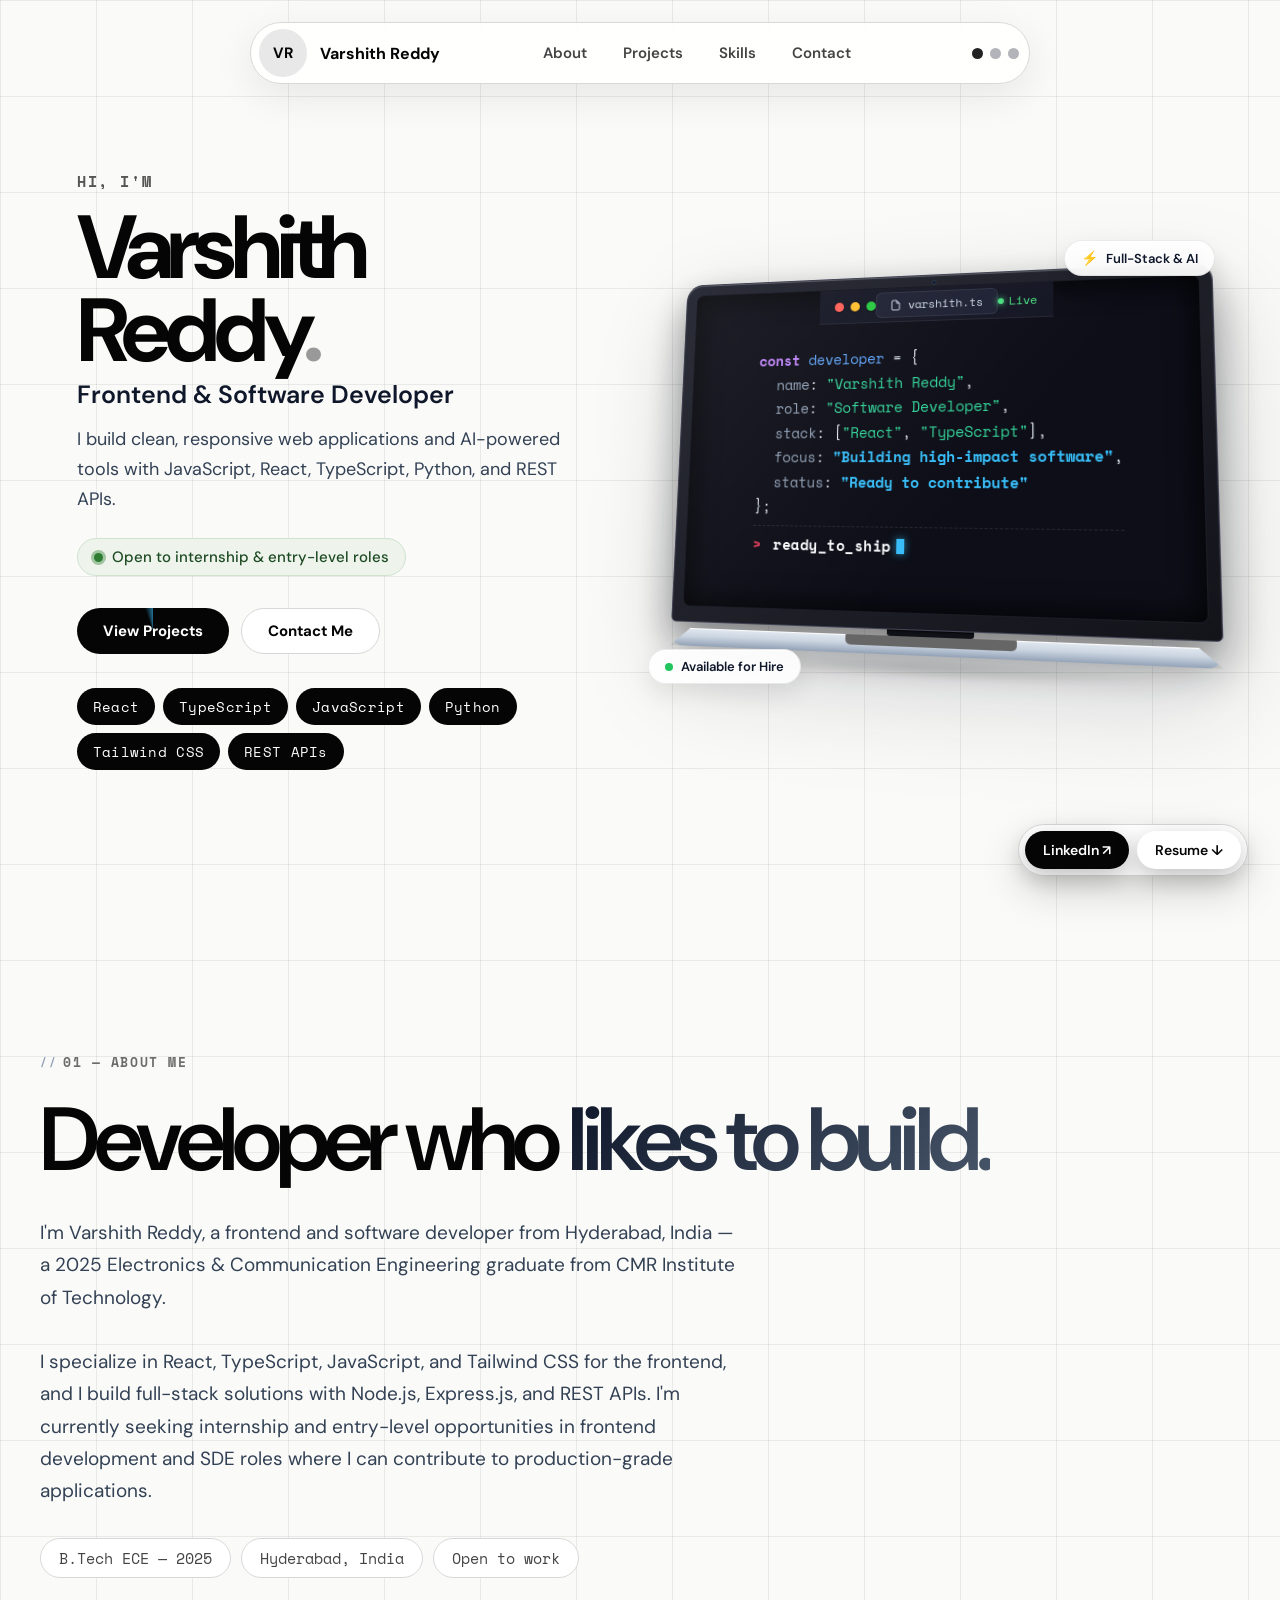
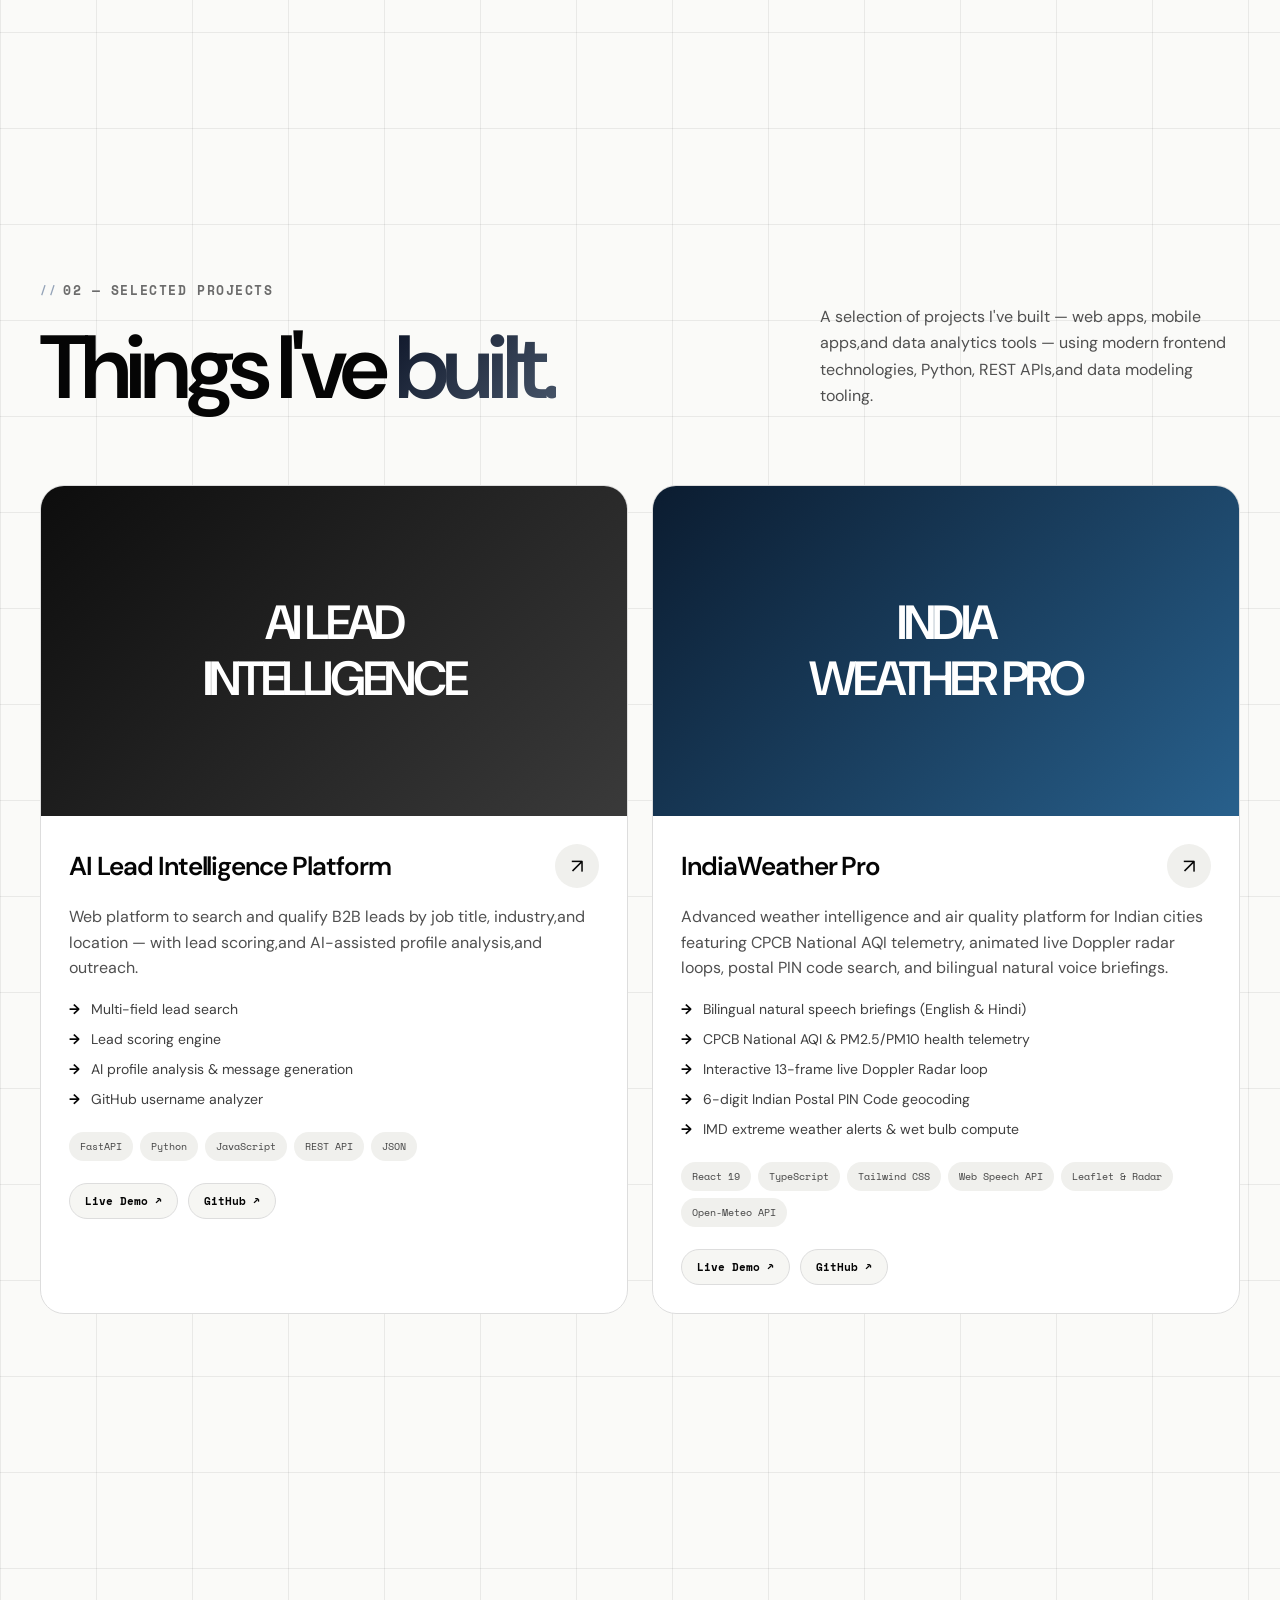
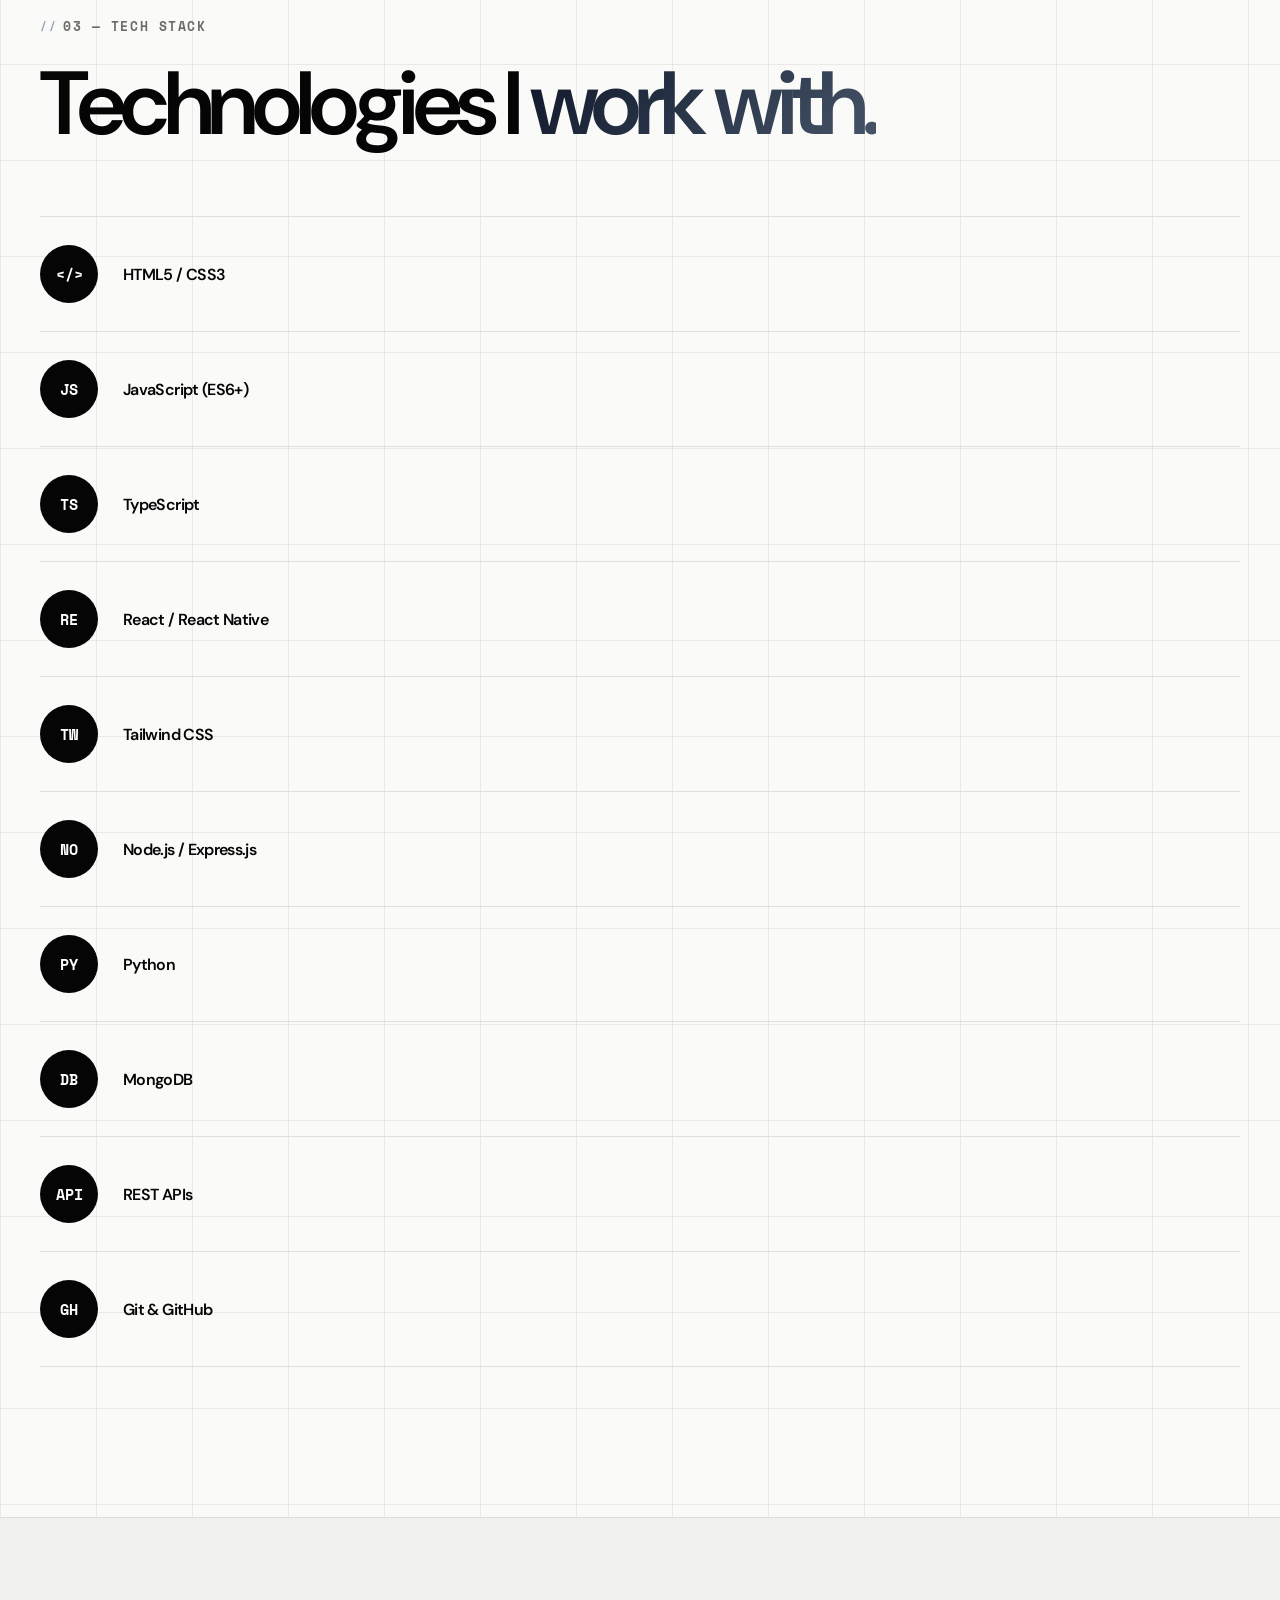
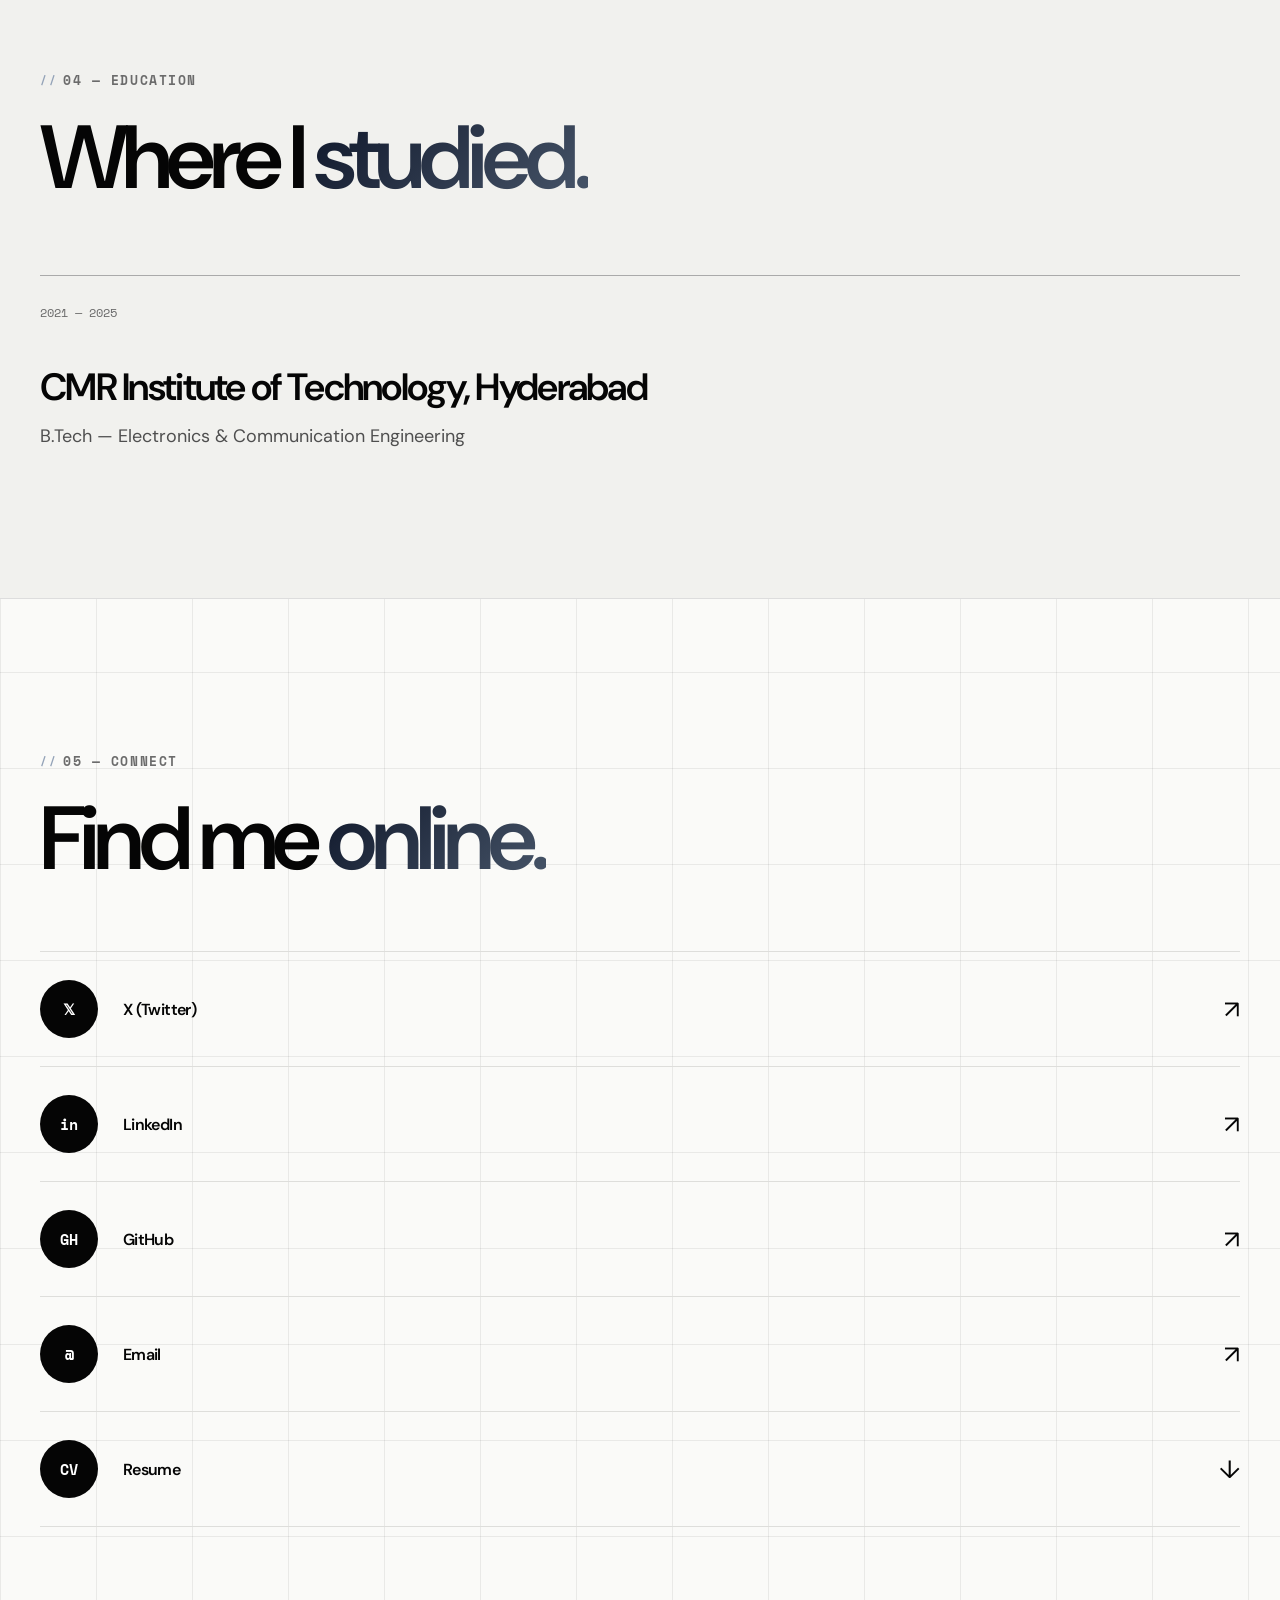
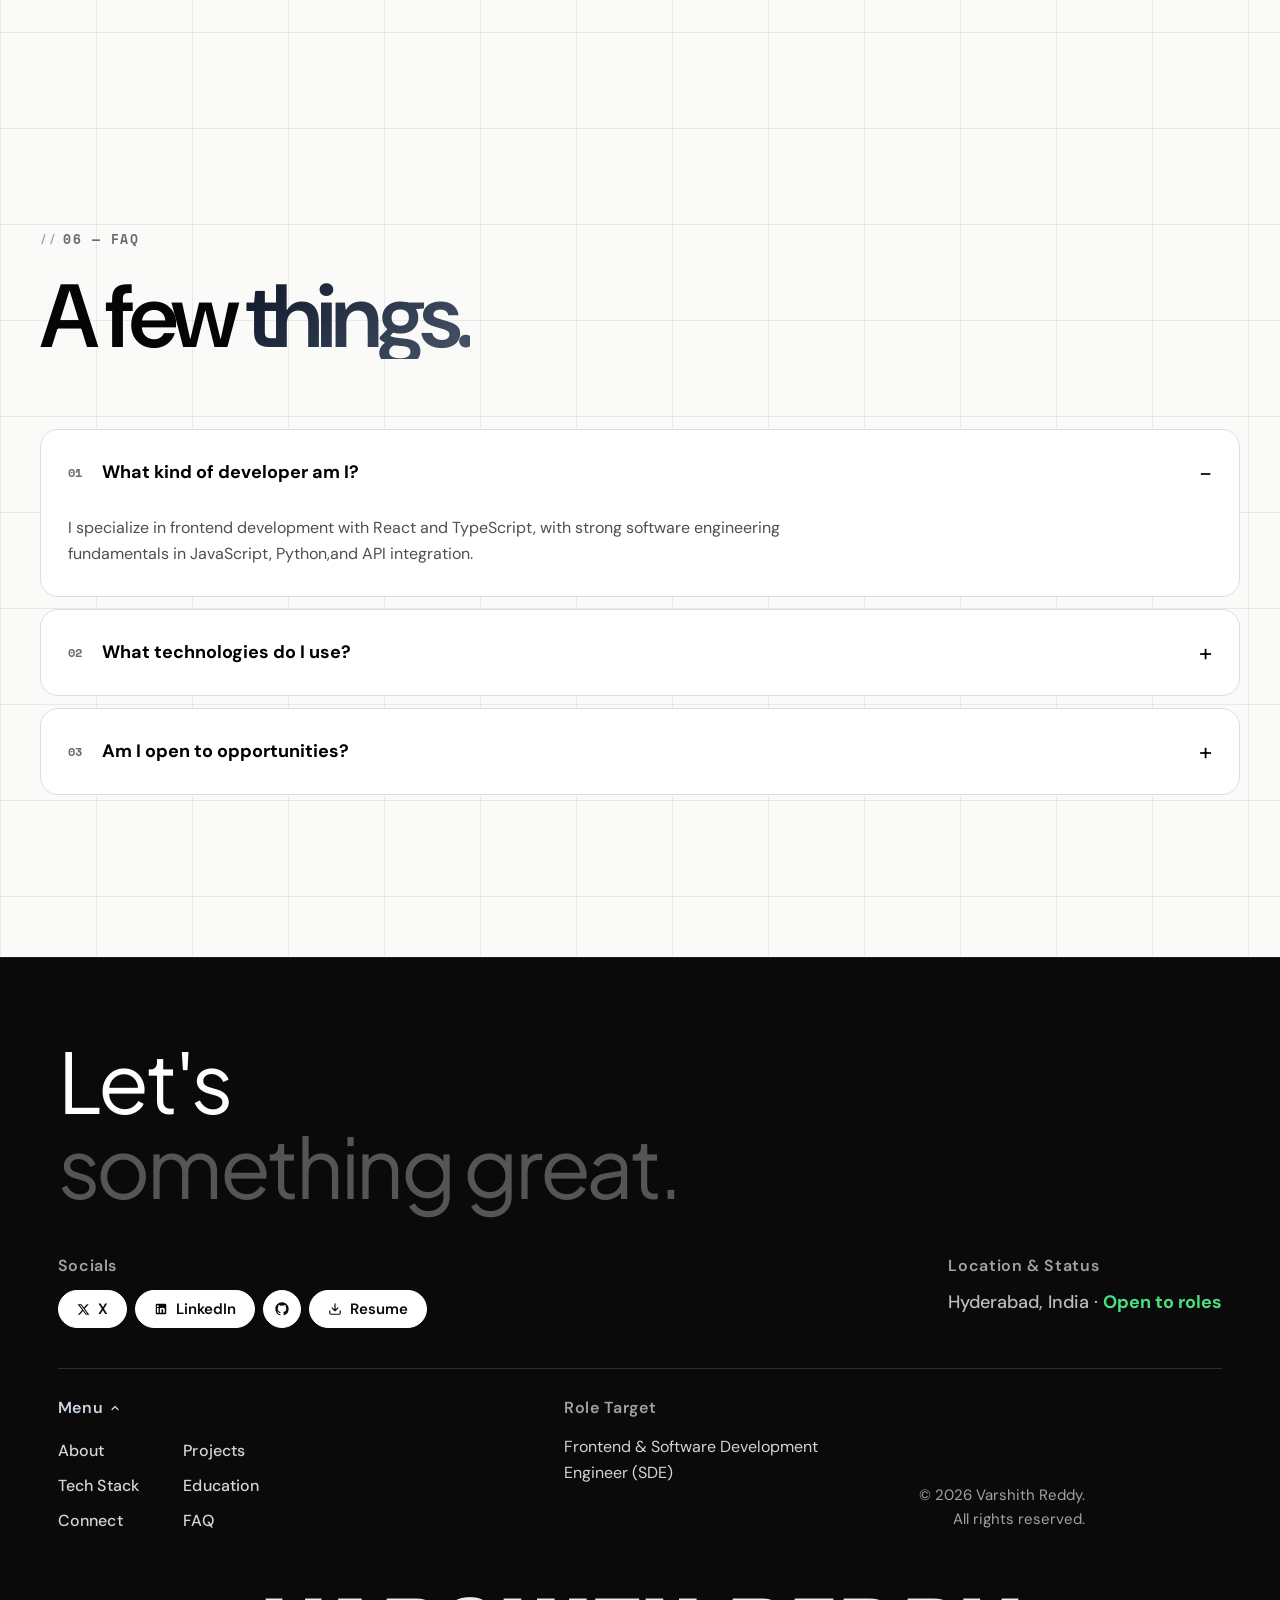
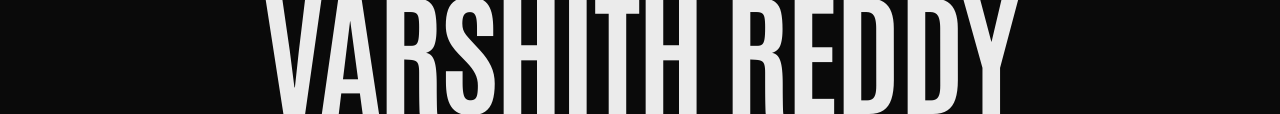
<file: index.html>
<!DOCTYPE html>
<html lang="en">
<head>
    <meta charset="UTF-8">
    <meta name="viewport" content="width=device-width, initial-scale=1.0">

    <title>Varshith Reddy — Frontend & Software Developer</title>

    <meta
        name="description"
        content="Portfolio of Varshith Reddy — frontend and software developer from Hyderabad, India. Specializing in React, TypeScript, JavaScript, Python, and REST APIs. Open to internship and entry-level SDE roles."
    >

    <link rel="canonical" href="https://portfolio-gvc2.onrender.com/">
    <link rel="icon" href="favicon.svg" type="image/svg+xml">
    <meta name="theme-color" content="#fafaf8">

    <meta property="og:type" content="website">
    <meta property="og:url" content="https://varshith-portfolio-one.vercel.app/">
    <meta property="og:title" content="Varshith Reddy — Frontend & Software Developer">
    <meta property="og:description" content="Portfolio of Varshith Reddy — frontend and software developer building clean, responsive web apps and AI-powered tools.">
    <meta property="og:image" content="https://varshith-portfolio-one.vercel.app/portfolio-banner.png?v=3">
    <meta property="og:image:width" content="1200">
    <meta property="og:image:height" content="627">
    <meta property="og:image:alt" content="Varshith Reddy — Frontend Developer portfolio">
    <meta property="og:site_name" content="Varshith Reddy Portfolio">

    <meta name="twitter:card" content="summary_large_image">
    <meta name="twitter:title" content="Varshith Reddy — Frontend & Software Developer">
    <meta name="twitter:description" content="Frontend and software developer building clean, responsive web apps and AI-powered tools.">
    <meta name="twitter:image" content="https://varshith-portfolio-one.vercel.app/portfolio-banner.png?v=3">

    <script type="application/ld+json">
    {
        "@context": "https://schema.org",
        "@type": "Person",
        "name": "Varshith Reddy",
        "url": "https://portfolio-gvc2.onrender.com/",
        "jobTitle": "Frontend & Software Developer",
        "email": "mailto:reddyvarshith122@gmail.com",
        "sameAs": [
            "https://github.com/Varshith989",
            "https://www.linkedin.com/in/varshith-reddy-b2914b23a/"
        ],
        "alumniOf": {
            "@type": "CollegeOrUniversity",
            "name": "CMR Institute of Technology",
            "address": {
                "@type": "PostalAddress",
                "addressLocality": "Hyderabad",
                "addressRegion": "Telangana"
            }
        },
        "knowsAbout": [
            "React",
            "TypeScript",
            "JavaScript",
            "Python",
            "Tailwind CSS",
            "Node.js",
            "Express.js",
            "REST APIs",
            "MongoDB"
        ]
    }
    </script>

    <link rel="preconnect" href="https://fonts.googleapis.com">
    <link rel="preconnect" href="https://fonts.gstatic.com" crossorigin>
    <link
        href="https://fonts.googleapis.com/css2?family=Antonio:wght@600;700;800&family=DM+Sans:wght@400;500;600;700&family=Plus+Jakarta+Sans:wght@400;500;600;700;800&family=Space+Mono:wght@400;700&display=swap"
        rel="stylesheet"
    >
    <link rel="stylesheet" href="style.css">
    <link rel="stylesheet" href="overrides.css">
</head>

<body>
    <!-- Scroll Progress Bar -->
    <div class="scroll-progress-bar" id="scrollProgressBar" aria-hidden="true"></div>

    <a class="skip-link" href="#main">Skip to content</a>

    <div class="page">

        <!-- ================= NAVIGATION ================= -->
        <nav class="navbar" aria-label="Primary">
            <a href="#top" class="nav-profile" aria-label="Back to top">
                <div class="avatar" aria-hidden="true">VR</div>
                <div class="nav-name">Varshith Reddy</div>
            </a>

            <div class="nav-links" id="navLinks">
                <a href="#about">About</a>
                <a href="#projects">Projects</a>
                <a href="#skills">Skills</a>
                <a href="#contact">Contact</a>
            </div>

            <button
                class="menu-toggle"
                id="menuToggle"
                type="button"
                aria-label="Open menu"
                aria-expanded="false"
                aria-controls="mobileMenu"
            >
                <span></span><span></span><span></span>
            </button>

            <div class="dots" aria-hidden="true">
                <span></span>
                <span></span>
                <span></span>
            </div>
        </nav>

        <!-- ================= MOBILE MENU ================= -->
        <div class="mobile-menu" id="mobileMenu">
            <a href="#about">About</a>
            <a href="#projects">Projects</a>
            <a href="#skills">Skills</a>
            <a href="#education">Education</a>
            <a href="#connect">Connect</a>
            <a href="#contact">Contact</a>
        </div>

        <!-- ================= HERO ================= -->
        <header class="hero" id="top">
            <div class="hero-copy">
                <p class="hero-eyebrow">Hi, I'm</p>
                <h1 class="hero-title">Varshith<br>Reddy<span>.</span></h1>

                <p class="hero-role">Frontend & Software Developer</p>
                <p class="hero-sub">
                    I build clean, responsive web applications and AI-powered tools with JavaScript, React,
                    TypeScript, Python, and REST APIs.
                </p>

                <p class="hero-status">
                    <span class="status-dot" aria-hidden="true"></span>
                    Open to internship &amp; entry-level roles
                </p>

                <div class="hero-cta">
                    <a href="#projects" class="primary-btn">View Projects</a>
                    <a href="#contact" class="secondary-btn">Contact Me</a>
                </div>

                <ul class="hero-chips" aria-label="Technologies I work with">
                    <li>React</li>
                    <li>TypeScript</li>
                    <li>JavaScript</li>
                    <li>Python</li>
                    <li>Tailwind CSS</li>
                    <li>REST APIs</li>
                </ul>
            </div>

            <div class="hero-visual" id="heroVisual" aria-hidden="true">
                <!-- Floating Badges with 3D Depth -->
                <div class="laptop-floating-badge badge-top-right">
                    <span class="badge-icon">⚡</span>
                    <span>Full-Stack &amp; AI</span>
                </div>
                <div class="laptop-floating-badge badge-bottom-left">
                    <span class="status-pulse"></span>
                    <span>Available for Hire</span>
                </div>

                <div class="laptop" id="heroLaptop">
                    <div class="screen-shell">
                        <div class="camera-dot"></div>
                        <div class="screen">
                            <!-- macOS Editor Header -->
                            <div class="editor-header">
                                <div class="editor-dots">
                                    <span class="dot-red"></span>
                                    <span class="dot-yellow"></span>
                                    <span class="dot-green"></span>
                                </div>
                                <div class="editor-tab">
                                    <svg width="12" height="12" viewBox="0 0 24 24" fill="none" stroke="currentColor" stroke-width="2"><path d="M14 2H6a2 2 0 0 0-2 2v16a2 2 0 0 0 2 2h12a2 2 0 0 0 2-2V8z"></path><polyline points="14 2 14 8 20 8"></polyline></svg>
                                    <span>varshith.ts</span>
                                </div>
                                <div class="editor-status"><span class="live-indicator"></span> Live</div>
                            </div>
                            <!-- Code Content -->
                            <div class="editor-body" id="editorCodeBody">
                                <div class="code-line"><span class="syntax-keyword">const</span> <span class="syntax-var">developer</span> = {</div>
                                <div class="code-line indent"><span class="syntax-key">name</span>: <span class="syntax-str">"Varshith Reddy"</span>,</div>
                                <div class="code-line indent"><span class="syntax-key">role</span>: <span class="syntax-str">"Software Developer"</span>,</div>
                                <div class="code-line indent"><span class="syntax-key">stack</span>: [<span class="syntax-str">"React"</span>, <span class="syntax-str">"TypeScript"</span>],</div>
                                <div class="code-line indent"><span class="syntax-key">focus</span>: <span class="syntax-accent">"Building high-impact software"</span>,</div>
                                <div class="code-line indent"><span class="syntax-key">status</span>: <span class="syntax-accent">"Ready to contribute"</span></div>
                                <div class="code-line">};</div>
                                <div class="code-line terminal-prompt"><span class="syntax-prompt">&gt;</span> <span class="syntax-active-cmd" id="terminalCmd">ready_to_ship</span><span class="typing-cursor"></span></div>
                                <div class="code-line terminal-output" id="terminalOutput">✓ Compiled successfully in 14ms</div>
                            </div>
                            <div class="screen-glare"></div>
                        </div>
                    </div>
                    <div class="laptop-hinge"></div>
                    <div class="keyboard-base">
                        <div class="trackpad-notch"></div>
                    </div>
                    <div class="laptop-reflection"></div>
                </div>
            </div>
        </header>

        <main id="main">

            <!-- ================= ABOUT ================= -->
            <section id="about" aria-labelledby="about-title">
                <div class="content">
                    <div class="section-label">01 — ABOUT ME</div>

                    <h2 class="section-title reveal" id="about-title">
                        Developer who
                        <span>likes to build.</span>
                    </h2>

                    <p class="about-text reveal">
                        I'm Varshith Reddy, a frontend and software developer from Hyderabad, India —
                        a 2025 Electronics &amp; Communication Engineering graduate from CMR Institute
                        of Technology.

                        <br><br>
                        I specialize in React, TypeScript, JavaScript, and Tailwind CSS for the frontend,
                        and I build full-stack solutions with Node.js, Express.js, and REST APIs.

                        I'm currently seeking internship and entry-level opportunities in frontend development
                        and SDE roles where I can contribute to production-grade applications.
                    </p>
 
                    <ul class="about-facts reveal" aria-label="Quick facts">
                        <li>B.Tech ECE — 2025</li>
                        <li>Hyderabad, India</li>
                        <li>Open to work</li>
                    </ul>
                </div>
            </section>
 
            <!-- ================= PROJECTS ================= -->
            <section id="projects" aria-labelledby="projects-title">
                <div class="content">
                    <div class="projects-header">
                        <div>
                            <div class="section-label">02 — SELECTED PROJECTS</div>
                            <h2 class="section-title reveal" id="projects-title">
                                Things I've
                                <span>built.</span>
                            </h2>
                        </div>

                        <p class="projects-description reveal">
                            A selection of projects I've built — web apps, mobile apps,and data analytics tools —
                            using modern frontend technologies, Python, REST APIs,and data modeling tooling.

                        </p>
                    </div>
 
                    <div class="projects-grid">
 
                        <!-- PROJECT 1: AI LEAD -->
                        <article class="project-card reveal">
                            <a
                                href="https://ai-lead-intelligence-platform-jet.vercel.app/"
                                target="_blank"
                                rel="noopener noreferrer"
                                class="project-image"
                                aria-label="AI Lead Intelligence Platform — live demo (opens in new tab)"
                            >
                                <div class="project-placeholder placeholder-ai">
                                    <span>AI LEAD</span>
                                    <span>INTELLIGENCE</span>
                                </div>
                                <div class="project-image-link">VIEW PROJECT ↗</div>
                            </a>
 
                            <div class="project-info">
                                <div class="project-top">
                                    <h3 class="project-title">AI Lead Intelligence Platform</h3>
                                    <a
                                        href="https://ai-lead-intelligence-platform-jet.vercel.app/"
                                        target="_blank"
                                        rel="noopener noreferrer"
                                        class="project-arrow"
                                        aria-label="AI Lead Intelligence Platform — live demo"
                                    >↗</a>
                                </div>
 
                                <p>
                                    Web platform to search and qualify B2B leads by job title, industry,and
                                    location — with lead scoring,and AI-assisted profile analysis,and outreach.

 
 
                                </p>
 
                                <ul class="project-features">
                                    <li>Multi-field lead search</li>
                                    <li>Lead scoring engine</li>
                                    <li>AI profile analysis &amp; message generation</li>
                                    <li>GitHub username analyzer</li>
                                </ul>
 
                                <div class="tags">
                                    <span class="tag">FastAPI</span>
                                    <span class="tag">Python</span>
                                    <span class="tag">JavaScript</span>
                                    <span class="tag">REST API</span>
                                    <span class="tag">JSON</span>
                                </div>
 
                                <div class="project-links">
                                    <a
                                        href="https://ai-lead-intelligence-platform-jet.vercel.app/"
                                        target="_blank"
                                        rel="noopener noreferrer"
                                        class="project-link"
                                    >Live Demo ↗</a>
                                    <a
                                        href="https://github.com/Varshith989/ai-lead-intelligence-platform"
                                        target="_blank"
                                        rel="noopener noreferrer"
                                        class="project-link"
                                    >GitHub ↗</a>
                                </div>
                            </div>
                        </article>
 
                        <!-- PROJECT 2: INDIA WEATHER -->
                        <article class="project-card reveal">
                            <a
                                href="https://indiaweather-sage.vercel.app/"
                                target="_blank"
                                rel="noopener noreferrer"
                                class="project-image"
                                aria-label="IndiaWeather Pro — live demo (opens in new tab)"
                            >
                                <div class="project-placeholder placeholder-weather">
                                    <span>INDIA</span>
                                    <span>WEATHER PRO</span>
                                </div>
                                <div class="project-image-link">VIEW PROJECT ↗</div>
                            </a>

                            <div class="project-info">
                                <div class="project-top">
                                    <h3 class="project-title">IndiaWeather Pro</h3>
                                    <a
                                        href="https://indiaweather-sage.vercel.app/"
                                        target="_blank"
                                        rel="noopener noreferrer"
                                        class="project-arrow"
                                        aria-label="IndiaWeather Pro — live demo"
                                    >↗</a>
                                </div>

                                <p>
                                    Advanced weather intelligence and air quality platform for Indian cities featuring CPCB National AQI telemetry, animated live Doppler radar loops, postal PIN code search, and bilingual natural voice briefings.
                                </p>

                                <ul class="project-features">
                                    <li>Bilingual natural speech briefings (English &amp; Hindi)</li>
                                    <li>CPCB National AQI &amp; PM2.5/PM10 health telemetry</li>
                                    <li>Interactive 13-frame live Doppler Radar loop</li>
                                    <li>6-digit Indian Postal PIN Code geocoding</li>
                                    <li>IMD extreme weather alerts &amp; wet bulb compute</li>
                                </ul>

                                <div class="tags">
                                    <span class="tag">React 19</span>
                                    <span class="tag">TypeScript</span>
                                    <span class="tag">Tailwind CSS</span>
                                    <span class="tag">Web Speech API</span>
                                    <span class="tag">Leaflet &amp; Radar</span>
                                    <span class="tag">Open-Meteo API</span>
                                </div>

                                <div class="project-links">
                                    <a
                                        href="https://indiaweather-sage.vercel.app/"
                                        target="_blank"
                                        rel="noopener noreferrer"
                                        class="project-link"
                                    >Live Demo ↗</a>
                                    <a
                                        href="https://github.com/Varshith989/India-Weather"
                                        target="_blank"
                                        rel="noopener noreferrer"
                                        class="project-link"
                                    >GitHub ↗</a>
                                </div>
                            </div>
                        </article>
 
                        </div>
                </div>
            </section>
<!-- ================= TECH STACK ================= -->
            <section id="skills" aria-labelledby="skills-title">
                <div class="content">
                    <div class="section-label">03 — TECH STACK</div>

                    <h2 class="section-title reveal" id="skills-title">
                        Technologies I
                        <span>work with.</span>
                    </h2>

                    <div class="category-list reveal">
                        <div class="category">
                            <div class="category-icon">&lt;/&gt;</div>
                            <div class="category-name">HTML5 / CSS3</div>
                        </div>
                        <div class="category">
                            <div class="category-icon">JS</div>
                            <div class="category-name">JavaScript (ES6+)</div>
                        </div>
                        <div class="category">
                            <div class="category-icon">TS</div>
                            <div class="category-name">TypeScript</div>
                        </div>
                        <div class="category">
                            <div class="category-icon">RE</div>
                            <div class="category-name">React / React Native</div>
                        </div>
                        <div class="category">
                            <div class="category-icon">TW</div>
                            <div class="category-name">Tailwind CSS</div>
                        </div>
                        <div class="category">
                            <div class="category-icon">NO</div>
                            <div class="category-name">Node.js / Express.js</div>
                        </div>
                        <div class="category">
                            <div class="category-icon">PY</div>
                            <div class="category-name">Python</div>
                        </div>
                        <div class="category">
                            <div class="category-icon">DB</div>
                            <div class="category-name">MongoDB</div>
                        </div>
                        <div class="category">
                            <div class="category-icon">API</div>
                            <div class="category-name">REST APIs</div>
                        </div>
                        <div class="category">
                            <div class="category-icon">GH</div>
                            <div class="category-name">Git &amp; GitHub</div>
                        </div>
                    </div>
                </div>
            </section>

            <!-- ================= EDUCATION ================= -->
            <section id="education" class="process" aria-labelledby="education-title">
                <div class="content">
                    <div class="section-label">04 — EDUCATION</div>

                    <h2 class="section-title reveal" id="education-title">
                        Where I
                        <span>studied.</span>
                    </h2>

                    <div class="process-grid">
                        <div class="process-item reveal">
                            <span class="process-number">2021 — 2025</span>
                            <h3>CMR Institute of Technology, Hyderabad</h3>
                            <p>B.Tech — Electronics &amp; Communication Engineering</p>
                        </div>
                        </div>
                </div>
            </section>
<!-- ================= CONNECT ================= -->
            <section id="connect" aria-labelledby="connect-title">
                <div class="content">
                    <div class="section-label">05 — CONNECT</div>

                    <h2 class="section-title reveal" id="connect-title">
                        Find me
                        <span>online.</span>
                    </h2>

                    <div class="category-list reveal">
                        <a
                            class="category"
                            href="https://x.com/VarshithRe35628"
                            target="_blank"
                            rel="noopener noreferrer"
                        >
                            <div class="category-icon">𝕏</div>
                            <div class="category-name">X (Twitter)</div>
                            <div class="category-arrow">↗</div>
                        </a>

                        <a
                            class="category"
                            href="https://www.linkedin.com/in/varshith-reddy-b2914b23a/"
                            target="_blank"
                            rel="noopener noreferrer"
                        >
                            <div class="category-icon">in</div>
                            <div class="category-name">LinkedIn</div>
                            <div class="category-arrow">↗</div>
                        </a>

                        <a
                            class="category"
                            href="https://github.com/Varshith989"
                            target="_blank"
                            rel="noopener noreferrer"
                        >
                            <div class="category-icon">GH</div>
                            <div class="category-name">GitHub</div>
                            <div class="category-arrow">↗</div>
                        </a>

                        <a
                            class="category"
                            href="mailto:reddyvarshith122@gmail.com"
                        >
                            <div class="category-icon">@</div>
                            <div class="category-name">Email</div>
                            <div class="category-arrow">↗</div>
                        </a>

                        <a
                            class="category"
                            href="resume.pdf"
                            target="_blank"
                            rel="noopener noreferrer"
                        >
                            <div class="category-icon">CV</div>
                            <div class="category-name">Resume</div>
                            <div class="category-arrow">↓</div>
                        </a>
                    </div>
                </div>
            </section>

            <!-- ================= FAQ ================= -->
            <section id="faq" aria-labelledby="faq-title">
                <div class="content">
                    <div class="section-label">06 — FAQ</div>

                    <h2 class="section-title reveal" id="faq-title">
                        A few
                        <span>things.</span>
                    </h2>

                    <div class="faq">
                        <div class="faq-item active">
                            <button class="faq-question" type="button" aria-expanded="true" aria-controls="faq-answer-1">
                                <div class="faq-left">
                                    <span class="faq-number">01</span>
                                    What kind of developer am I?
                                </div>
                                <span class="faq-icon" aria-hidden="true">−</span>
                            </button>
                            <div class="faq-answer" id="faq-answer-1">
                                <div class="faq-answer-inner">
                                    I specialize in frontend development with React and TypeScript, with strong software
                                    engineering fundamentals in JavaScript, Python,and API integration.




                                </div>
                            </div>
                        </div>

                        <div class="faq-item">
                            <button class="faq-question" type="button" aria-expanded="false" aria-controls="faq-answer-2">
                                <div class="faq-left">
                                    <span class="faq-number">02</span>
                                    What technologies do I use?
                                </div>
                                <span class="faq-icon" aria-hidden="true">+</span>
                            </button>
                            <div class="faq-answer" id="faq-answer-2">
                                <div class="faq-answer-inner">
                                    React, TypeScript, JavaScript (ES6+), Tailwind CSS, HTML5/CSS3, Python,
                                    Node.js, Express.js, MongoDB, REST APIs, Git, and GitHub.
                                </div>
                            </div>
                        </div>

                        <div class="faq-item">
                            <button class="faq-question" type="button" aria-expanded="false" aria-controls="faq-answer-3">
                                <div class="faq-left">
                                    <span class="faq-number">03</span>
                                    Am I open to opportunities?
                                </div>
                                <span class="faq-icon" aria-hidden="true">+</span>
                            </button>
                            <div class="faq-answer" id="faq-answer-3">
                                <div class="faq-answer-inner">
                                    Yes. I am actively seeking frontend developer,and SDE internship/entry-level
                                    roles where I can contribute to production-grade applications.



                                </div>
                            </div>
                        </div>
                    </div>
                </div>
            </section>

            <!-- ================= BOTTOM CONTACT & FOOTER SECTION (INSPIRED BY SIDFZ) ================= -->
    <footer class="footer" id="contact">
        <!-- Canvas for interactive ambient glow/particles/drawing -->
        <canvas class="footer__cursor-canvas" id="footerCanvas" aria-hidden="true"></canvas>

        <div class="footer__top">
            <!-- Headline with animated word cycle and SVG scribble -->
            <div class="footer__headline">
                <div class="footer__headline-top">
                    <h2 class="footer__sub footer__sub--cycle-line">
                        <span>Let's </span>
                        <span class="footer__cycle-wrapper">
                            <span class="footer__cycle" aria-label="design build create">
                                <span class="footer__cycle-word footer__cycle-word--design">design</span>
                                <span class="footer__cycle-word footer__cycle-word--build">build</span>
                                <span class="footer__cycle-word footer__cycle-word--create">create</span>
                            </span>
                            <svg class="footer__scribble-svg" viewBox="0 0 240 70" fill="none" xmlns="http://www.w3.org/2000/svg" aria-hidden="true">
                                <path class="footer__scribble-path" d="M8,46 C48,60 178,62 216,43 C230,37 220,16 170,12 C112,8 20,22 12,35 C4,48 58,62 150,56 C192,53 222,42 208,30" stroke="#ffffff" stroke-width="2.5" stroke-linecap="round" stroke-linejoin="round"/>
                            </svg>
                        </span>
                    </h2>
                </div>
                <p class="footer__sub footer__sub--muted">something great.</p>
            </div>

            <!-- Contact Row: Socials / Location & Status -->
            <div class="footer__contact-row">
                <div class="footer__contact-col">
                    <span class="footer__label">Socials</span>
                    <div class="footer__socials">
                        <a href="https://x.com/VarshithRe35628" target="_blank" rel="noopener noreferrer" class="footer__social-pill" aria-label="X">
                            <svg width="13" height="13" viewBox="0 0 24 24" fill="currentColor" aria-hidden="true">
                                <path d="M18.244 2.25h3.308l-7.227 8.26 8.502 11.24H16.17l-5.214-6.817L4.99 21.75H1.68l7.73-8.835L1.254 2.25H8.08l4.713 6.231zm-1.161 17.52h1.833L7.084 4.126H5.117z"/>
                            </svg>
                            <span>X</span>
                        </a>

                        <a href="https://www.linkedin.com/in/varshith-reddy-b2914b23a/" target="_blank" rel="noopener noreferrer" class="footer__social-pill" aria-label="LinkedIn">
                            <svg width="14" height="14" viewBox="0 0 24 24" fill="currentColor" aria-hidden="true">
                                <path d="M19 3a2 2 0 0 1 2 2v14a2 2 0 0 1-2 2H5a2 2 0 0 1-2-2V5a2 2 0 0 1 2-2h14m-.5 15.5v-5.3a3.26 3.26 0 0 0-3.26-3.26c-.85 0-1.84.52-2.28 1.3v-1.11h-2.79v8.37h2.79v-4.93c0-.77.62-1.4 1.39-1.4a1.4 1.4 0 0 1 1.4 1.4v4.93h2.75M6.46 8.76a1.68 1.68 0 1 0 0-3.36 1.68 1.68 0 0 0 0 3.36m1.4 9.74v-8.37H5.06v8.37h2.8z"/>
                            </svg>
                            <span>LinkedIn</span>
                        </a>

                        <a href="https://github.com/Varshith989" target="_blank" rel="noopener noreferrer" class="footer__social-btn" aria-label="GitHub">
                            <svg width="16" height="16" viewBox="0 0 24 24" fill="currentColor" aria-hidden="true">
                                <path fill-rule="evenodd" clip-rule="evenodd" d="M12 2C6.477 2 2 6.484 2 12.017c0 4.425 2.865 8.18 6.839 9.504.5.092.682-.217.682-.483 0-.237-.008-.868-.013-1.703-2.782.605-3.369-1.343-3.369-1.343-.454-1.158-1.11-1.466-1.11-1.466-.908-.62.069-.608.069-.608 1.003.07 1.53 1.032 1.53 1.032.892 1.53 2.341 1.088 2.91.832.092-.647.35-1.088.636-1.338-2.22-.253-4.555-1.113-4.555-4.951 0-1.093.39-1.988 1.029-2.688-.103-.253-.446-1.272.098-2.65 0 0 .84-.27 2.75 1.026A9.564 9.564 0 0112 6.844c.85.004 1.705.115 2.504.337 1.909-1.296 2.747-1.027 2.747-1.027.546 1.379.202 2.398.1 2.651.64.7 1.028 1.595 1.028 2.688 0 3.848-2.339 4.695-4.566 4.943.359.309.678.92.678 1.855 0 1.338-.012 2.419-.012 2.747 0 .268.18.58.688.482A10.019 10.019 0 0022 12.017C22 6.484 17.522 2 12 2z"/>
                            </svg>
                        </a>

                        <a href="resume.pdf" target="_blank" rel="noopener noreferrer" class="footer__social-pill" aria-label="Resume">
                            <svg width="14" height="14" viewBox="0 0 24 24" fill="none" stroke="currentColor" stroke-width="2" stroke-linecap="round" stroke-linejoin="round" aria-hidden="true">
                                <path d="M21 15v4a2 2 0 0 1-2 2H5a2 2 0 0 1-2-2v-4M7 10l5 5 5-5M12 15V3"/>
                            </svg>
                            <span>Resume</span>
                        </a>
                    </div>
                </div>

                <div class="footer__contact-col">
                    <span class="footer__label">Location &amp; Status</span>
                    <span class="footer__link" style="color: #bbb; font-size: 16px;">
                        Hyderabad, India · <strong style="color: #4ade80;">Open to roles</strong>
                    </span>
                </div>
            </div>

            <!-- Subtle Divider -->
            <div class="footer__divider"></div>

            <!-- Bottom Row: Menu Links + Status + Copyright -->
            <div class="footer__bottom-row">
                <div class="footer__menu-col">
                    <button class="footer__label footer__menu-title-btn" id="footerMenuTitleBtn" type="button" aria-label="Scroll to top navigation">
                        <span>Menu</span>
                        <svg width="12" height="12" viewBox="0 0 24 24" fill="none" stroke="currentColor" stroke-width="2.5" stroke-linecap="round" stroke-linejoin="round" aria-hidden="true"><path d="M18 15l-6-6-6 6"/></svg>
                    </button>
                    <div class="footer__menu-links">
                        <a href="#about">About</a>
                        <a href="#projects">Projects</a>
                        <a href="#skills">Tech Stack</a>
                        <a href="#education">Education</a>
                        <a href="#connect">Connect</a>
                        <a href="#faq">FAQ</a>
                    </div>
                </div>

                <div class="footer__menu-col">
                    <span class="footer__label">Role Target</span>
                    <div class="footer__menu-links--col">
                        <span style="color:#aaa; font-size:14px; line-height: 1.5;">
                            Frontend &amp; Software Development Engineer (SDE)
                        </span>
                    </div>
                </div>

                <div class="footer__copy">
                    © <span class="year">2026</span> Varshith Reddy.<br>All rights reserved.
                </div>
            </div>
        </div>

        <!-- GIANT ARCHITECTURAL WORDMARK (PERFECTLY VISIBLE & FIT) -->
        <div class="footer__wordmark-container">
            <div class="footer__wordmark">VARSHITH REDDY</div>
        </div>
    </footer>

    <!-- ================= FLOATING CTA ================= -->
    <div class="floating-cta">
        <a
            class="floating-btn black"
            href="https://www.linkedin.com/in/varshith-reddy-b2914b23a/"
            target="_blank"
            rel="noopener noreferrer"
        >LinkedIn ↗</a>

        <a
            class="floating-btn"
            href="resume.pdf"
            target="_blank"
            rel="noopener noreferrer"
        >Resume ↓</a>
    </div>

</div>

<script src="script.js"></script>
</body>
</html>
</file>
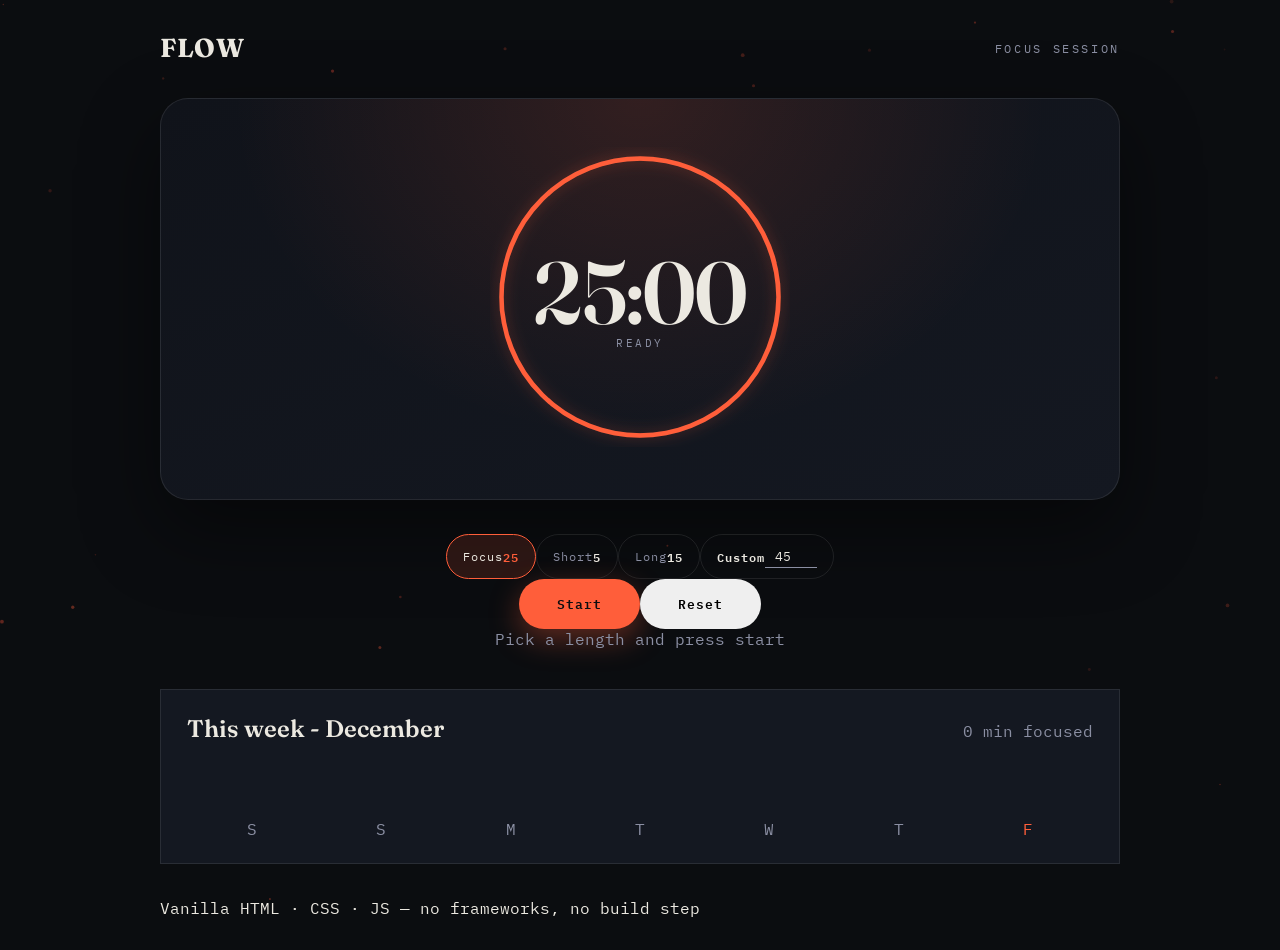
<file: projects/flow-timer/index.html>
<!DOCTYPE html>
<html lang="en">
<head>
<meta charset="UTF-8" />
<meta name="viewport" content="width=device-width, initial-scale=1.0" />
<title>FLOW — Ambient Focus Timer</title>
<meta name="description" content="FLOW is an ambient focus timer with generative atmosphere, session journaling, and weekly stats. Built with vanilla HTML, CSS, and JavaScript." />
<link rel="icon" href="data:image/svg+xml,%3Csvg xmlns='http://www.w3.org/2000/svg' viewBox='0 0 100 100'%3E%3Ccircle cx='50' cy='50' r='42' fill='%23ff5e3a'/%3E%3Ccircle cx='50' cy='50' r='26' fill='%230b0d10'/%3E%3C/svg%3E" />
<link rel="preconnect" href="https://fonts.googleapis.com" />
<link rel="preconnect" href="https://fonts.gstatic.com" crossorigin />
<link href="https://fonts.googleapis.com/css2?family=Fraunces:opsz,wght@9..144,400;500;600;700&family=IBM+Plex+Mono:wght@400;500;600&display=swap" rel="stylesheet" />
<link rel="stylesheet" href="style.css" />
</head>
<body>
<canvas id="embers" aria-hidden="true"></canvas>

<main class="app">
  <header class="app-head">
    <p class="brand">FLOW<span class="brand-dot"></span></p>
    <p class="session-label" id="sessionLabel">Focus session</p>
  </header>

  <section class="timer-card" aria-label="Timer">
    <div class="ring-wrap">
      <svg class="ring" viewBox="0 0 260 260" role="presentation">
        <circle class="ring-track" cx="130" cy="130" r="120"></circle>
        <circle class="ring-progress" id="ringProgress" cx="130" cy="130" r="120"></circle>
      </svg>
      <div class="time-block">
        <p class="time" id="timeDisplay" aria-hidden="true">25:00</p>
        <p class="time-note" id="timeNote">ready</p>
      </div>
    </div>
    <p class="sr-only" id="ariaStatus" role="status"></p>
  </section>

  <section class="controls" aria-label="Timer controls">
    <div class="presets" role="group" aria-label="Session presets">
      <button type="button" class="preset is-active" data-min="25" data-kind="Focus session">Focus<span>25</span></button>
      <button type="button" class="preset" data-min="5" data-kind="Short break">Short<span>5</span></button>
      <button type="button" class="preset" data-min="15" data-kind="Long break">Long<span>15</span></button>
      <label class="preset custom-preset">
        <span>Custom</span>
        <input type="number" id="customMin" min="1" max="120" value="45" aria-label="Custom minutes" />
      </label>
    </div>
    <div class="main-controls">
      <button type="button" class="btn btn-start" id="startBtn">Start</button>
      <button type="button" class="btn btn-ghost" id="resetBtn">Reset</button>
    </div>
    <p class="flow-line" id="flowLine">Pick a length and press start</p>
  </section>

  <section class="stats" aria-label="This week's focus">
    <div class="stats-head">
      <h2 class="stats-title" id="weekLabel">This week</h2>
      <p class="stats-total" id="weekTotal">0 min focused</p>
    </div>
    <div class="week-bars" id="weekBars" role="img" aria-label="Focus minutes by weekday"></div>
  </section>

  <footer class="app-foot">
    <p>Vanilla HTML · CSS · JS — no frameworks, no build step</p>
  </footer>
</main>

<script src="script.js"></script>
</body>
</html>
</file>
<file: style.css>
/* =====================================================
   RESET
===================================================== */

* {
    margin: 0;
    padding: 0;
    box-sizing: border-box;
}

html {
    scroll-behavior: smooth;
}

body {
    font-family: "DM Sans", sans-serif;
    color: #050505;
    background: #fafaf8;
    overflow-x: hidden;
}

a {
    color: inherit;
    text-decoration: none;
}

button {
    font-family: inherit;
}


/* =====================================================
   VARIABLES
===================================================== */

:root {
    --black: #050505;
    --white: #ffffff;
    --gray: #707070;
    --light-gray: #f1f1ee;
    --border: #dededb;
    --page: #fafaf8;
}


/* =====================================================
   PAGE BACKGROUND
===================================================== */

.page {
    min-height: 100vh;

    background-color: var(--page);

    background-image:
        linear-gradient(
            to right,
            rgba(0, 0, 0, 0.065) 1px,
            transparent 1px
        ),
        linear-gradient(
            to bottom,
            rgba(0, 0, 0, 0.065) 1px,
            transparent 1px
        );

    background-size: 96px 96px;
}


/* =====================================================
   CONTENT
===================================================== */

.content {
    width: min(1200px, calc(100% - 48px));
    margin: 0 auto;
}


/* =====================================================
   NAVBAR
===================================================== */

.navbar {
    position: fixed;

    top: 22px;
    left: 50%;

    transform: translateX(-50%);

    z-index: 1000;

    width: min(520px, calc(100% - 30px));

    height: 62px;

    display: flex;
    align-items: center;
    justify-content: space-between;

    padding: 7px 10px 7px 8px;

    background: rgba(255, 255, 255, 0.84);

    backdrop-filter: blur(18px);
    -webkit-backdrop-filter: blur(18px);

    border: 1px solid #d8d8d8;

    border-radius: 50px;

    box-shadow:
        0 12px 40px rgba(0, 0, 0, 0.08);
}

.nav-profile {
    display: flex;
    align-items: center;
    gap: 13px;
}

.avatar {
    width: 48px;
    height: 48px;

    display: flex;
    align-items: center;
    justify-content: center;

    flex-shrink: 0;

    border-radius: 50%;

    background: #e8e8e8;

    font-size: 15px;
    font-weight: 700;
}

.nav-name {
    font-size: 16px;
    font-weight: 700;
    white-space: nowrap;
}

.dots {
    display: flex;
    gap: 7px;
    margin-left: 18px;
}

.dots span {
    width: 11px;
    height: 11px;

    border-radius: 50%;

    background: #b3b4b9;
}

.dots span:first-child {
    background: #222;
}


/* =====================================================
   HERO
   FIRST SCREEN
===================================================== */

.hero {
    width: 100%;

    height: 100vh;
    min-height: 100vh;

    display: flex;
    align-items: center;
    justify-content: center;

    overflow: hidden;
}

.hero-laptop-only {
    width: 100%;
    height: 100%;

    display: flex;
    align-items: center;
    justify-content: center;

    padding: 90px 30px 30px;
}


/* =====================================================
   LAPTOP
===================================================== */

.laptop {
    position: relative;

    width: min(760px, 85vw);

    filter:
        drop-shadow(
            0 45px 40px rgba(0, 0, 0, 0.20)
        );

    transform:
        perspective(1200px)
        rotateY(-8deg)
        rotateX(4deg);

    animation:
        laptopFloat 5s ease-in-out infinite;
}

.screen-shell {
    width: 100%;

    height: min(450px, 48vw);

    padding: 18px;

    background:
        linear-gradient(
            145deg,
            #737373,
            #252525
        );

    border-radius:
        17px 17px 6px 6px;
}

.screen {
    width: 100%;
    height: 100%;

    display: flex;
    align-items: center;
    justify-content: center;

    background:
        radial-gradient(
            circle at 50% 35%,
            #222,
            #050505 70%
        );

    color: white;

    border-radius: 4px;

    overflow: hidden;

    text-align: center;
}

.screen-text {
    font-family:
        "Space Mono",
        monospace;

    font-size:
        clamp(25px, 4vw, 52px);

    line-height: 1.3;

    letter-spacing: -0.05em;

    animation:
        screenTextFloat
        4s ease-in-out
        infinite alternate;
}

.keyboard-base {
    width: 100%;
    height: 55px;

    position: relative;

    background:
        linear-gradient(
            #777,
            #a0a0a0
        );

    clip-path:
        polygon(
            4% 0,
            96% 0,
            100% 100%,
            0 100%
        );
}

.keyboard-base::after {
    content: "";

    position: absolute;

    width: 31%;
    height: 13px;

    left: 34.5%;
    bottom: 8px;

    border-radius: 5px;

    background: #666;
}


/* =====================================================
   LAPTOP ANIMATION
===================================================== */

@keyframes laptopFloat {

    0% {
        transform:
            perspective(1200px)
            rotateY(-8deg)
            rotateX(4deg)
            translateY(0);
    }

    50% {
        transform:
            perspective(1200px)
            rotateY(-8deg)
            rotateX(4deg)
            translateY(-12px);
    }

    100% {
        transform:
            perspective(1200px)
            rotateY(-8deg)
            rotateX(4deg)
            translateY(0);
    }
}

@keyframes screenTextFloat {

    from {
        transform: translateY(8px);
    }

    to {
        transform: translateY(-8px);
    }
}


/* =====================================================
   SECTIONS
===================================================== */

section {
    padding: 150px 0;
}

.section-label {
    margin-bottom: 25px;

    font-family:
        "Space Mono",
        monospace;

    font-size: 12px;

    color: #777;
}

.section-title {
    font-size:
        clamp(48px, 7vw, 92px);

    line-height: 0.95;

    letter-spacing: -0.065em;

    font-weight: 600;
}

.section-title span {
    color: #999;
}


/* =====================================================
   ABOUT
===================================================== */

.about-text {
    max-width: 700px;

    margin-top: 35px;

    color: #666;

    font-size: 20px;

    line-height: 1.7;
}


/* =====================================================
   PROJECT HEADER
===================================================== */

.projects-header {
    display: flex;

    align-items: flex-end;
    justify-content: space-between;

    gap: 40px;
}

.projects-description {
    max-width: 420px;

    color: #666;

    font-size: 16px;

    line-height: 1.65;
}


/* =====================================================
   PROJECT GRID
===================================================== */

.projects-grid {
    display: grid;

    grid-template-columns:
        repeat(2, minmax(0, 1fr));

    gap: 24px;

    margin-top: 75px;
}


/* =====================================================
   PROJECT CARD
===================================================== */

.project-card {
    overflow: hidden;

    background: #fff;

    border: 1px solid #ddd;

    border-radius: 24px;

    transition:
        transform 0.35s ease,
        box-shadow 0.35s ease;
}

.project-card:hover {
    box-shadow:
        0 25px 60px rgba(0, 0, 0, 0.10);
}


/* =====================================================
   PROJECT IMAGE
===================================================== */

.project-image {
    display: block;

    position: relative;

    width: 100%;
    height: 330px;

    overflow: hidden;

    background: #111;

    cursor: pointer;
}

.project-placeholder {
    width: 100%;
    height: 100%;

    display: flex;
    flex-direction: column;

    align-items: center;
    justify-content: center;

    gap: 8px;

    text-align: center;

    background:
        linear-gradient(
            135deg,
            #050505,
            #383838
        );

    color: #fff;

    font-size:
        clamp(28px, 4vw, 48px);

    line-height: 1;

    font-weight: 600;

    letter-spacing: -0.07em;

    transition:
        transform 0.5s ease;
}

.weather-project {
    background:
        linear-gradient(
            135deg,
            #0b0b0b,
            #555
        );
}

.project-card:hover
.project-placeholder {
    transform: scale(1.04);
}

.project-image-link {
    position: absolute;

    left: 50%;
    bottom: 22px;

    transform:
        translate(-50%, 15px);

    padding:
        11px 17px;

    border-radius: 100px;

    background:
        rgba(255, 255, 255, 0.95);

    color: #050505;

    font-family:
        "Space Mono",
        monospace;

    font-size: 10px;
    font-weight: 700;

    opacity: 0;

    transition:
        opacity 0.3s ease,
        transform 0.3s ease;

    z-index: 2;
}

.project-image:hover
.project-image-link {
    opacity: 1;

    transform:
        translate(-50%, 0);
}


/* =====================================================
   PROJECT INFORMATION
===================================================== */

.project-info {
    padding: 28px;
}

.project-top {
    display: flex;

    align-items: center;
    justify-content: space-between;

    gap: 20px;
}

.project-title {
    font-size: 26px;

    line-height: 1.1;

    letter-spacing: -0.04em;

    font-weight: 600;
}

.project-arrow {
    width: 44px;
    height: 44px;

    display: flex;
    align-items: center;
    justify-content: center;

    flex-shrink: 0;

    border-radius: 50%;

    background: #f0f0ed;

    font-size: 20px;

    transition:
        transform 0.25s ease,
        background 0.25s ease;
}

.project-arrow:hover {
    transform:
        rotate(8deg)
        scale(1.08);

    background: #e2e2df;
}

.project-info > p {
    margin-top: 16px;

    color: #707070;

    line-height: 1.6;
}


/* =====================================================
   PROJECT TAGS
===================================================== */

.tags {
    display: flex;

    flex-wrap: wrap;

    gap: 7px;

    margin-top: 22px;
}

.tag {
    padding:
        7px 11px;

    border-radius: 100px;

    background: #f0f0ed;

    font-family:
        "Space Mono",
        monospace;

    font-size: 10px;

    color: #444;
}


/* =====================================================
   SKILLS / LIST
===================================================== */

.category-list {
    margin-top: 70px;

    border-top:
        1px solid var(--border);
}

.category {
    width: 100%;

    display: flex;
    align-items: center;

    gap: 25px;

    padding:
        28px 0;

    border-bottom:
        1px solid var(--border);

    transition:
        padding-left 0.3s ease;
}

.category:hover {
    padding-left: 18px;
}

.category-icon {
    width: 58px;
    height: 58px;

    display: flex;
    align-items: center;
    justify-content: center;

    flex-shrink: 0;

    border-radius: 50%;

    background: #050505;

    color: #fff;

    font-family:
        "Space Mono",
        monospace;

    font-size: 15px;

    font-weight: 700;
}

.category-name {
    font-size:
        clamp(24px, 3vw, 38px);

    font-weight: 500;

    letter-spacing: -0.04em;
}

.category-arrow {
    margin-left: auto;

    font-size: 25px;

    transition:
        transform 0.25s ease;
}

.category:hover
.category-arrow {
    transform:
        translateX(6px);
}


/* =====================================================
   EDUCATION
===================================================== */

.process {
    background: #f1f1ee;

    border-top:
        1px solid #ddd;

    border-bottom:
        1px solid #ddd;
}

.process-grid {
    margin-top: 75px;

    display: grid;

    grid-template-columns: 1fr;

    gap: 40px;
}

.process-item {
    padding-top: 25px;

    border-top:
        1px solid #aaa;
}

.process-number {
    font-family:
        "Space Mono",
        monospace;

    font-size: 12px;

    color: #999;
}

.process-item h3 {
    margin-top: 45px;

    font-size: 38px;

    line-height: 1.1;

    letter-spacing: -0.045em;

    font-weight: 600;
}

.process-item p {
    margin-top: 15px;

    font-size: 18px;

    color: #666;
}


/* =====================================================
   FAQ
===================================================== */

.faq {
    margin-top: 70px;
}

.faq-item {
    margin-bottom: 12px;

    overflow: hidden;

    background: #fff;

    border:
        1px solid #ddd;

    border-radius: 18px;
}

.faq-question {
    width: 100%;

    padding: 27px;

    border: 0;

    background: transparent;

    display: flex;

    align-items: center;
    justify-content: space-between;

    text-align: left;

    cursor: pointer;

    font-size: 18px;

    font-weight: 700;
}

.faq-left {
    display: flex;
    align-items: center;
}

.faq-number {
    margin-right: 20px;

    color: #999;

    font-family:
        "Space Mono",
        monospace;

    font-size: 12px;
}

.faq-icon {
    font-size: 24px;

    font-weight: 400;
}

.faq-answer {
    max-height: 0;

    overflow: hidden;

    transition:
        max-height 0.35s ease;
}

.faq-answer-inner {
    max-width: 850px;

    padding:
        0 27px 28px;

    color: #666;

    font-size: 17px;

    line-height: 1.65;
}

.faq-item.active
.faq-answer {
    max-height: 300px;
}


/* =====================================================
   CONTACT
===================================================== */

.contact {
    position: relative;

    overflow: hidden;

    padding:
        90px 60px;

    background: #050505;

    color: #fff;

    border-radius: 35px;
}

.contact h2 {
    max-width: 900px;

    font-size:
        clamp(60px, 9vw, 130px);

    line-height: 0.85;

    letter-spacing: -0.08em;

    font-weight: 600;
}

.contact h2 span {
    color: #777;
}

.contact-text {
    max-width: 550px;

    margin-top: 35px;

    color: #aaa;

    font-size: 18px;

    line-height: 1.6;
}

.contact-buttons {
    display: flex;

    flex-wrap: wrap;

    gap: 12px;

    margin-top: 35px;
}


/* =====================================================
   BUTTONS
===================================================== */

.primary-btn,
.secondary-btn {
    display: inline-flex;

    align-items: center;
    justify-content: center;

    gap: 9px;

    padding:
        15px 22px;

    border-radius: 100px;

    font-size: 14px;

    font-weight: 700;

    transition:
        transform 0.25s ease,
        background 0.25s ease;
}

.primary-btn {
    background: #050505;

    color: #fff;
}

.secondary-btn {
    background: #fff;

    color: #050505;

    border:
        1px solid #d7d7d7;
}

.primary-btn:hover,
.secondary-btn:hover {
    transform:
        translateY(-3px);
}

.contact .primary-btn {
    background: #fff;

    color: #050505;
}

.contact .secondary-btn {
    background: transparent;

    color: #fff;

    border-color: #444;
}

.contact .secondary-btn:hover {
    background: #fff;

    color: #050505;

    border-color: #fff;
}


/* =====================================================
   FOOTER
===================================================== */

footer {
    padding:
        70px 0 140px;
}

.footer-grid {
    display: flex;

    align-items: flex-start;
    justify-content: space-between;

    gap: 40px;

    padding-top: 30px;

    border-top:
        1px solid #ddd;
}

.footer-name {
    font-size: 22px;

    font-weight: 700;
}

.footer-links {
    display: flex;

    flex-wrap: wrap;

    gap: 30px;

    color: #666;

    font-size: 14px;
}

.footer-links a:hover {
    color: #000;
}

.copyright {
    margin-top: 50px;

    color: #999;

    font-family:
        "Space Mono",
        monospace;

    font-size: 11px;
}


/* =====================================================
   FLOATING BUTTONS
===================================================== */

.floating-cta {
    position: fixed;

    right: 24px;
    bottom: 24px;

    z-index: 999;

    display: flex;

    gap: 5px;

    padding: 6px;

    background:
        rgba(255, 255, 255, 0.92);

    backdrop-filter:
        blur(18px);

    border:
        1px solid #d6d6d6;

    border-radius: 100px;

    box-shadow:
        0 15px 40px
        rgba(0, 0, 0, 0.17);
}

.floating-btn {
    display: flex;

    align-items: center;
    justify-content: center;

    padding:
        14px 22px;

    border-radius: 100px;

    background: #fff;

    color: #050505;

    font-size: 13px;

    font-weight: 700;

    white-space: nowrap;
}

.floating-btn.black {
    background: #050505;

    color: #fff;
}


/* =====================================================
   SCROLL REVEAL
===================================================== */

.reveal {
    opacity: 0;

    transform:
        translateY(35px);

    transition:
        opacity 0.8s ease,
        transform 0.8s ease;
}

.reveal.show {
    opacity: 1;

    transform:
        translateY(0);
}


/* =====================================================
   TABLET
===================================================== */

@media (max-width: 1000px) {

    .content {
        width:
            min(
                calc(100% - 40px),
                900px
            );
    }

}


/* =====================================================
   MOBILE
===================================================== */

@media (max-width: 800px) {

    .page {
        background-size:
            48px 48px;
    }


    .content {
        width:
            calc(100% - 34px);
    }


    /* NAVBAR */

    .navbar {
        top: 12px;

        height: 58px;

        width:
            calc(100% - 28px);
    }

    .avatar {
        width: 44px;
        height: 44px;
    }

    .nav-name {
        font-size: 14px;
    }


    /* HERO */

    .hero {
        height: 100svh;
        min-height: 100svh;
    }

    .hero-laptop-only {
        padding:
            70px 18px 30px;
    }

    .laptop {
        width: 92vw;
    }

    .screen-shell {
        height: 55vw;

        padding: 10px;

        border-radius: 11px;
    }

    .screen-text {
        font-size: 21px;
    }

    .keyboard-base {
        height: 34px;
    }

    .keyboard-base::after {
        height: 8px;
        bottom: 6px;
    }


    /* SECTIONS */

    section {
        padding:
            95px 0;
    }

    .section-title {
        font-size: 57px;
    }


    /* PROJECTS */

    .projects-header {
        display: block;
    }

    .projects-description {
        margin-top: 25px;
    }

    .projects-grid {
        grid-template-columns: 1fr;

        margin-top: 55px;
    }

    .project-image {
        height: 270px;
    }

    .project-title {
        font-size: 23px;
    }

    .project-info {
        padding: 23px;
    }


    /* SKILLS */

    .category {
        gap: 18px;

        padding:
            24px 0;
    }

    .category-icon {
        width: 50px;
        height: 50px;
    }

    .category-name {
        font-size: 25px;
    }


    /* EDUCATION */

    .process-item h3 {
        font-size: 30px;

        line-height: 1.1;
    }


    /* CONTACT */

    .contact {
        padding:
            60px 25px;

        border-radius: 25px;
    }

    .contact h2 {
        font-size: 65px;
    }


    /* FOOTER */

    .footer-grid {
        flex-direction: column;
    }

    .footer-links {
        gap: 20px;
    }


    /* FLOATING BUTTONS */

    .floating-cta {
        width:
            calc(100% - 28px);

        justify-content: center;
    }

    .floating-btn {
        flex: 1;

        padding:
            13px 10px;

        font-size: 12px;
    }


    /* PROJECT HOVER BUTTON */

    .project-image-link {
        display: none;
    }

}


/* =====================================================
   SMALL MOBILE
===================================================== */

@media (max-width: 430px) {

    .screen-text {
        font-size: 18px;
    }

    .section-title {
        font-size: 51px;
    }

    .category-name {
        font-size: 22px;
    }

    .contact h2 {
        font-size: 54px;
    }

    .project-image {
        height: 240px;
    }

}


/* =====================================================
   REDUCED MOTION
===================================================== */

@media (prefers-reduced-motion: reduce) {

    *,
    *::before,
    *::after {

        scroll-behavior:
            auto !important;

        animation-duration:
            0.01ms !important;

        animation-iteration-count:
            1 !important;

        transition-duration:
            0.01ms !important;
    }

}
</file>
<file: overrides.css>
/* =====================================================
   OVERRIDES & NEW COMPONENTS
   Loaded after style.css — extends the original design system.
===================================================== */


/* ---------- NAVBAR: LINKS + TOGGLE ---------- */

.navbar {
    width: min(780px, calc(100% - 30px));
    gap: 14px;
}

.nav-links {
    display: flex;
    align-items: center;

    gap: 4px;
}

.nav-links a {
    padding:
        9px 13px;

    border-radius: 100px;

    font-size: 14px;

    font-weight: 600;

    color: #444;

    transition:
        background 0.2s ease,
        color 0.2s ease;
}

.nav-links a:hover {
    background: #eceae4;

    color: #000;
}

.menu-toggle {
    display: none;

    align-items: center;
    justify-content: center;

    width: 42px;
    height: 42px;

    border: 1px solid #ddd;

    border-radius: 50%;

    background: #f0f0ed;

    cursor: pointer;

    flex-direction: column;

    gap: 4px;
}

.menu-toggle span {
    width: 16px;
    height: 2px;

    border-radius: 2px;

    background: #050505;

    transition:
        transform 0.25s ease,
        opacity 0.25s ease;
}

.menu-toggle[aria-expanded="true"] span:nth-child(1) {
    transform:
        translateY(6px)
        rotate(45deg);
}

.menu-toggle[aria-expanded="true"] span:nth-child(2) {
    opacity: 0;
}

.menu-toggle[aria-expanded="true"] span:nth-child(3) {
    transform:
        translateY(-6px)
        rotate(-45deg);
}

.mobile-menu {
    position: fixed;

    top: 90px;
    left: 50%;

    transform:
        translate(-50%, -8px);

    width: calc(100% - 28px);
    max-width: 420px;

    padding: 12px;

    display: flex;
    flex-direction: column;

    gap: 4px;

    background:
        rgba(255, 255, 255, 0.98);

    backdrop-filter:
        blur(18px);
    -webkit-backdrop-filter:
        blur(18px);

    border:
        1px solid #d8d8d8;

    border-radius: 22px;

    box-shadow:
        0 20px 50px
        rgba(0, 0, 0, 0.14);

    z-index: 999;

    opacity: 0;
    visibility: hidden;

    transition:
        opacity 0.25s ease,
        transform 0.25s ease,
        visibility 0.25s;
}

.mobile-menu.open {
    opacity: 1;
    visibility: visible;

    transform:
        translate(-50%, 0);
}

.mobile-menu a {
    display: flex;
    align-items: center;
    justify-content: space-between;

    padding:
        14px 16px;

    border-radius: 14px;

    font-size: 16px;

    font-weight: 600;

    color: #111;
}

.mobile-menu a:hover,
.mobile-menu a:focus-visible {
    background: #f0f0ed;
}

.mobile-menu a::after {
    content: "→";

    font-family:
        "Space Mono",
        monospace;

    color: #999;
}


/* ---------- HERO ---------- */

.hero {
    flex-direction: row;

    min-height: 100vh;
    min-height: 100svh;

    padding:
        150px clamp(24px, 6vw, 96px)
        110px;
}

.hero-copy {
    max-width: 640px;
    flex: 1 1 460px;
}

.hero-eyebrow {
    margin-bottom: 14px;

    font-family:
        "Space Mono",
        monospace;

    font-size: 14px;

    color: #555;

    text-transform: uppercase;

    letter-spacing: 0.08em;
}

.hero-title {
    font-size:
        clamp(54px, 7vw, 104px);

    line-height: 0.93;

    letter-spacing: -0.065em;

    font-weight: 700;
}

.hero-title span {
    color: #999;
}

.hero-role {
    margin-top: 24px;

    font-size:
        clamp(20px, 2.2vw, 30px);

    font-weight: 600;

    color: #111;
}

.hero-sub {
    max-width: 500px;

    margin-top: 14px;

    color: #505050;

     font-size: 17px;

    line-height: 1.65;
}

.hero-status {
    display: flex;
    align-items: center;

    gap: 9px;

    margin-top: 24px;

    width: fit-content;

    padding:
        9px 14px;

    border:
        1px solid #cfe3cf;

    border-radius: 100px;

    background: #eef3ec;

    color: #1d4b23;

     font-size: 13px;

    font-weight: 600;
}

.status-dot {
    width: 9px;
    height: 9px;

    border-radius: 50%;

    background: #2e7d32;

    flex-shrink: 0;

    animation:
        statusPulse
        2.4s ease-in-out
        infinite;
}

@keyframes statusPulse {

    0%, 100% {
        opacity: 1;
    }

    50% {
        opacity: 0.4;
    }
}

.hero-cta {
    display: flex;
    flex-wrap: wrap;

    gap: 12px;

    margin-top: 32px;
}

.hero-cta .secondary-btn {
    background: #fff;
}

.hero-chips {
    list-style: none;

    display: flex;
    flex-wrap: wrap;

    gap: 8px;

    margin-top: 34px;

    padding: 0;
}

.hero-chips li {
    padding:
        8px 13px;

    border-radius: 100px;

    background: #050505;

    color: #fff;

    font-family:
        "Space Mono",
        monospace;

     font-size: 11px;

    font-weight: 700;

    letter-spacing: 0.02em;
}

.hero-visual {
    flex: 1 1 420px;

    min-width: 0;

    max-width: 640px;

    display: flex;
    align-items: center;
    justify-content: center;
}

.hero-visual .laptop {
    width: 100%;
}


/* ---------- ABOUT FACTS ---------- */

.about-facts {
    list-style: none;

    display: flex;
    flex-wrap: wrap;

    gap: 10px;

    margin-top: 30px;

    padding: 0;
}

.about-facts li {
    padding:
        9px 14px;

    border:
        1px solid #d8d8d8;

    border-radius: 100px;

    background: #fff;

    font-family:
        "Space Mono",
        monospace;

     font-size: 11px;

    color: #444;
}


/* ---------- EXPERIENCE ---------- */

.experience-grid {
    margin-top: 70px;

    display: grid;

    grid-template-columns: 1fr;

    gap: 48px;
}

.experience-item {
    padding-top: 26px;

    border-top: 1px solid #aaa;
}

.experience-meta {
    display: flex;
    align-items: center;
    justify-content: space-between;

    flex-wrap: wrap;

    gap: 10px;
}

.experience-type {
    padding:
        6px 11px;

    border:
        1px solid #d5d5d5;

    border-radius: 100px;

    font-family:
        "Space Mono",
        monospace;

     font-size: 11px;

    color: #444;
}

.experience-item h3 {
    margin-top: 18px;

    font-size:
        clamp(24px, 2.6vw, 34px);

    line-height: 1.15;

    letter-spacing: -0.045em;

    font-weight: 600;
}

.experience-item p {
    max-width: 760px;

    margin-top: 12px;

     font-size: 17px;

    line-height: 1.6;

    color: #4f4f4f;
}

.experience-item .tags {
    margin-top: 18px;
}


/* ---------- PROJECTS ---------- */

.project-placeholder.placeholder-ai {
    background:
        linear-gradient(
            135deg,
            #0d0d0d,
            #3a3a3a
        );
}

.project-placeholder.placeholder-weather {
    background:
        linear-gradient(
            135deg,
            #0b1c30,
            #28608c
        );
}

.project-placeholder.placeholder-todo {
    background:
        linear-gradient(
            135deg,
            #18181b,
            #4c4c55
        );
}

.project-photo {
    width: 100%;
    height: 100%;

    object-fit: cover;

    display: block;

    transition:
        transform 0.5s ease;
}

.project-card:hover
.project-photo {
    transform: scale(1.04);
}

.project-features {
    list-style: none;

    margin: 18px 0 0;

    padding: 0;

    display: grid;

    gap: 9px;
}

.project-features li {
    position: relative;

    padding-left: 22px;

    color: #3f3f3f;

     font-size: 14px;

    line-height: 1.5;
}

.project-features li::before {
    content: "→";

    position: absolute;

    left: 0;

    color: #050505;

    font-weight: 700;
}

.project-links {
    display: flex;
    flex-wrap: wrap;

    gap: 10px;

    margin-top: 22px;
}

.project-link {
    display: inline-flex;
    align-items: center;

    padding:
        9px 15px;

    border:
        1px solid #ddd;

    border-radius: 100px;

    background: #f6f6f3;

    color: #050505;

    font-family:
        "Space Mono",
        monospace;

     font-size: 11px;

    font-weight: 700;

    transition:
        background 0.2s ease,
        color 0.2s ease;
}

.project-link:hover {
    background: #050505;

    color: #fff;
}


/* ---------- ACCESSIBILITY ---------- */

.skip-link {
    position: absolute;

    top: -100px;
    left: 16px;

    z-index: 2000;

    padding:
        12px 18px;

    border-radius: 100px;

    background: #050505;

    color: #fff;

     font-size: 14px;

    font-weight: 700;
}

.skip-link:focus {
    top: 14px;
}

a:focus-visible,
button:focus-visible {
    outline:
        2px solid #050505;

    outline-offset: 3px;

    border-radius: 6px;
}

.contact a:focus-visible,
.contact button:focus-visible {
    outline-color: #fff;
}

section {
    scroll-margin-top: 24px;
}


/* ---------- FOOTER ---------- */

.footer-links a.active {
    color: #000;

    font-weight: 700;
}


/* ---------- CONTRAST ---------- */

.section-label,
.faq-number,
.process-number {
    color: #6b6b6b;
}

.about-text,
.project-info > p,
.process-item p {
    color: #4f4f4f;
}

.faq-answer-inner,
.projects-description {
    color: #4f4f4f;
}


/* ---------- TABLET ---------- */

@media (max-width: 1000px) {

    .hero {
        flex-direction: column;

        height: auto;
        min-height: auto;

        padding:
            130px clamp(24px, 5vw, 48px)
            90px;
    }

    .hero-copy {
        max-width: 620px;
    }

    .hero-visual {
        width: 100%;
        max-width: 560px;
    }

    .hero-visual .laptop {
        width: 100%;
    }

}


/* ---------- MOBILE ---------- */

@media (max-width: 800px) {

    .nav-links {
        display: none;
    }

    .dots {
        display: none;
    }

    .menu-toggle {
        display: flex;
    }

    .navbar {
        width: calc(100% - 28px);
    }

    .hero {
        gap: 44px;

        padding:
            110px 20px 64px;
    }

    .hero-title {
         font-size: 54px;
    }

    .hero-role {
         font-size: 21px;
    }

    .hero-visual {
        max-width: 460px;
    }

    .screen-shell {
        height: 34vw;
    }

    .experience-grid {
        gap: 38px;

        margin-top: 55px;
    }

    .project-features {
        gap: 8px;
    }

    .contact-text {
        font-size: 16px;
    }
}


/* ---------- SMALL MOBILE ---------- */

@media (max-width: 430px) {

    .hero-title {
        font-size: 46px;
    }

    .hero-role {
        font-size: 19px;
    }

    .hero-chips li {
        font-size: 10px;
    }

    .experience-item h3 {
        font-size: 22px;
    }
}

/* =====================================================
   BOTTOM SECTION STYLES (INSPIRED BY SIDFZ.TECH)
===================================================== */

.footer {
    --footer-content-max: 1600px;
    --footer-inline-padding: clamp(24px, 4.5vw, 80px);
    --footer-wordmark-width: 100%;
    color: #fff;
    text-align: left;
    background: #0a0a0a !important;
    padding: 0;
    font-family: 'DM Sans', -apple-system, BlinkMacSystemFont, sans-serif;
    font-weight: 400;
    position: relative;
    overflow: hidden;
    min-height: 600px;
    border-top: 1px solid rgba(255, 255, 255, 0.08);
}

.footer__cursor-canvas {
    z-index: 0;
    pointer-events: none;
    width: 100%;
    height: 100%;
    position: absolute;
    inset: 0;
}

.footer__top {
    z-index: 2;
    padding: 80px var(--footer-inline-padding) 24px;
    max-width: var(--footer-content-max);
    margin: 0 auto;
    position: relative;
}

.footer__headline {
    margin-bottom: 48px;
}

.footer__headline-top {
    display: block;
}

.footer__sub {
    color: #fff;
    letter-spacing: -.04em;
    margin: 0;
    font-family: 'Plus Jakarta Sans', 'DM Sans', sans-serif;
    font-size: clamp(48px, 6.5vw, 84px);
    font-weight: 400;
    line-height: 1.02;
}

.footer__sub--muted {
    color: #555555;
    font-weight: 400;
}

.footer__sub--cycle-line {
    display: flex;
    align-items: baseline;
    flex-wrap: wrap;
    gap: 0.2em;
}

.footer__cycle-wrapper {
    position: relative;
    display: inline-flex;
    align-items: baseline;
    padding: 0 4px;
}

.footer__cycle {
    vertical-align: baseline;
    color: #fff;
    width: 4.4em;
    font: inherit;
    line-height: inherit;
    letter-spacing: inherit;
    display: inline-grid;
    overflow: visible;
    position: relative;
    z-index: 2;
}

.footer__cycle-word {
    opacity: 0;
    filter: blur(5px);
    will-change: opacity, transform, filter;
    grid-area: 1/1;
    animation: 6.6s cubic-bezier(.16, 1, .3, 1) infinite both footerWordCycle;
    transform: translateY(.32em);
    font-weight: 700;
    color: #ffffff;
}

.footer__cycle-word--design { animation-delay: 0s; }
.footer__cycle-word--build { animation-delay: 2.2s; }
.footer__cycle-word--create { animation-delay: 4.4s; }

@keyframes footerWordCycle {
    0% {
        opacity: 0;
        filter: blur(6px);
        transform: translateY(.32em);
    }
    7%, 27% {
        opacity: 1;
        filter: blur(0px);
        transform: translateY(0);
    }
    34%, 100% {
        opacity: 0;
        filter: blur(6px);
        transform: translateY(-.32em);
    }
}

.footer__scribble-svg {
    position: absolute;
    top: 50%;
    left: 50%;
    width: 120%;
    height: 125%;
    transform: translate(-50%, -46%);
    pointer-events: none;
    z-index: 1;
    overflow: visible;
}

.footer__scribble-path {
    stroke: #ffffff;
    stroke-dasharray: 650;
    stroke-dashoffset: 0;
    animation: 6.6s cubic-bezier(.16, 1, .3, 1) infinite both footerScribbleDraw;
    filter: drop-shadow(0 0 4px rgba(255, 255, 255, 0.4));
}

@keyframes footerScribbleDraw {
    0%, 3% { stroke-dashoffset: 650; opacity: 0; }
    8%, 27% { stroke-dashoffset: 0; opacity: 0.9; }
    33%, 36% { stroke-dashoffset: 650; opacity: 0; }
    41%, 60% { stroke-dashoffset: 0; opacity: 0.9; }
    66%, 69% { stroke-dashoffset: 650; opacity: 0; }
    74%, 93% { stroke-dashoffset: 0; opacity: 0.9; }
    98%, 100% { stroke-dashoffset: 650; opacity: 0; }
}

/* Contact Row */
.footer__contact-row {
    display: flex;
    justify-content: space-between;
    flex-wrap: wrap;
    align-items: flex-start;
    gap: 32px;
    margin-bottom: 40px;
}

.footer__contact-col {
    flex-direction: column;
    gap: 8px;
    display: flex;
}

.footer__label {
    color: #7a7a7a;
    text-transform: none;
    letter-spacing: 0;
    font-size: 14px;
    font-weight: 500;
}

.footer__link {
    color: #fff;
    font-size: 18px;
    font-weight: 500;
    text-decoration: none;
    transition: color .2s;
}

.footer__link:hover {
    color: #aaa;
}

.footer__socials {
    align-items: center;
    gap: 8px;
    display: flex;
    flex-wrap: wrap;
}

.footer__social-pill {
    color: #0a0a0a !important;
    background: #fff;
    border: 1px solid #fff;
    border-radius: 999px;
    align-items: center;
    gap: 8px;
    padding: 6px 14px;
    font-size: 14px;
    font-weight: 500;
    text-decoration: none !important;
    transition: background .2s, border-color .2s;
    display: inline-flex;
}

.footer__social-pill:hover {
    background: #e8e8e8;
    border-color: #e8e8e8;
}

.footer__social-btn {
    color: #0a0a0a !important;
    background: #fff;
    border: 1px solid #fff;
    border-radius: 50%;
    justify-content: center;
    align-items: center;
    width: 32px;
    height: 32px;
    text-decoration: none !important;
    transition: background .2s, border-color .2s;
    display: inline-flex;
}

.footer__social-btn:hover {
    background: #e8e8e8;
    border-color: #e8e8e8;
}

/* Divider */
.footer__divider {
    background: rgba(255, 255, 255, 0.15);
    height: 1px;
    margin-bottom: 28px;
}

/* Bottom Row */
.footer__bottom-row {
    grid-template-columns: 1.5fr 1fr 1fr;
    align-items: start;
    gap: clamp(24px, 4vw, 60px);
    display: grid;
}

.footer__menu-col {
    flex-direction: column;
    gap: 10px;
    display: flex;
}

.footer__menu-links {
    grid-template-columns: max-content max-content;
    gap: 8px 36px;
    display: grid;
}

.footer__menu-links a {
    color: #a1a1aa !important;
    font-size: 14px;
    font-weight: 400;
    text-decoration: none !important;
    transition: color .2s;
}

.footer__menu-links a:hover {
    color: #fff !important;
}

.footer__menu-links--col {
    flex-direction: column;
    gap: 7px;
    display: flex;
}

.footer__copy {
    color: #71717a;
    text-align: right;
    place-self: end start;
    font-size: 13px;
    font-weight: 400;
    line-height: 1.5;
}

/* Wordmark Container & Giant Display */
.footer__wordmark-container {
    width: 100%;
    overflow: visible;
    position: relative;
    padding-top: 24px;
    padding-bottom: 0 !important;
    margin-bottom: 0 !important;
    display: flex;
    justify-content: center;
    align-items: flex-end;
    user-select: none;
    -webkit-user-select: none;
    pointer-events: none;
}

.footer__wordmark {
    pointer-events: auto;
    z-index: 1;
    box-sizing: border-box;
    width: 100%;
    max-width: 100%;
    font-family: 'Antonio', -apple-system, BlinkMacSystemFont, sans-serif;
    font-size: clamp(2.4rem, 10.5vw, 160px);
    color: #ffffffeb;
    letter-spacing: -.02em;
    text-align: center;
    white-space: nowrap;
    font-weight: 700;
    line-height: 1;
    margin: 0 auto;
    padding: 0 clamp(16px, 3vw, 40px);
    margin-bottom: 0;
    transform: translateY(0);
    transition: transform 0.3s ease, color 0.3s ease;
}

.footer__wordmark:hover {
    transform: translateY(-2px);
    color: #ffffff;
}

/* Floating CTA always fully interactive */
.floating-cta {
    opacity: 1 !important;
    pointer-events: auto !important;
    visibility: visible !important;
    z-index: 9999 !important;
}

/* Responsive */
@media (max-width: 900px) {
    .footer__contact-row {
        flex-direction: column;
        gap: 24px;
    }
    .footer__bottom-row {
        grid-template-columns: 1fr 1fr;
        gap: 28px;
    }
    .footer__copy {
        grid-area: 2 / 1 / 2 / 3;
        text-align: left;
        place-self: start;
        margin-top: 8px;
    }
}

@media (max-width: 600px) {
    .footer {
        --footer-inline-padding: 20px;
    }
    .footer__top {
        padding: 60px var(--footer-inline-padding) 20px;
    }
    .footer__sub {
        font-size: 38px;
    }
    .footer__cycle {
        width: 4.2em;
    }
    .footer__bottom-row {
        grid-template-columns: 1fr;
        gap: 24px;
    }
    .footer__wordmark {
        font-size: clamp(1.6rem, 9.8vw, 48px);
        padding: 0 10px;
        line-height: 1;
        margin-bottom: 0;
    }
}


/* =====================================================
   PREMIUM MICRO-INTERACTIONS & ANIMATIONS
===================================================== */

/* ---------- SCROLL PROGRESS BAR ---------- */
.scroll-progress-bar {
    position: fixed;
    top: 0;
    left: 0;
    height: 3px;
    width: 0%;
    background: linear-gradient(90deg, #111111, #444444 60%, #000000 100%);
    z-index: 10005;
    pointer-events: none;
    transition: width 0.06s linear;
}

/* ---------- ENHANCED BLUR-TO-FOCUS SCROLL REVEALS ---------- */
.reveal {
    opacity: 0;
    transform: translateY(22px) scale(0.985);
    filter: blur(4px);
    transition: opacity 0.75s cubic-bezier(0.16, 1, 0.3, 1), transform 0.75s cubic-bezier(0.16, 1, 0.3, 1), filter 0.75s cubic-bezier(0.16, 1, 0.3, 1) !important;
    will-change: opacity, transform, filter;
}

.reveal.show {
    opacity: 1;
    transform: translateY(0) scale(1);
    filter: blur(0px);
}

/* ---------- SPOTLIGHT GLOW ON CARDS ---------- */
.project-card, .category, .process-item, .faq-item {
    position: relative;
    transition: transform 0.3s cubic-bezier(0.16, 1, 0.3, 1), box-shadow 0.3s ease, border-color 0.3s ease;
}

.card-spotlight {
    position: absolute;
    inset: 0;
    pointer-events: none;
    opacity: 0;
    transition: opacity 0.35s ease;
    background: radial-gradient(380px circle at var(--mouse-x, 50%) var(--mouse-y, 50%), rgba(0, 0, 0, 0.045), transparent 80%);
    border-radius: inherit;
    z-index: 2;
}

.project-card:hover .card-spotlight,
.category:hover .card-spotlight,
.process-item:hover .card-spotlight {
    opacity: 1;
}

/* ---------- MAGNETIC BUTTONS ---------- */
.primary-btn, .secondary-btn, .footer__social-pill, .footer__social-btn, .floating-btn {
    will-change: transform;
    transition: transform 0.25s cubic-bezier(0.16, 1, 0.3, 1), background 0.2s ease, box-shadow 0.2s ease, border-color 0.2s ease;
}

/* Subtle Status Pulse Glow */
.status-dot {
    position: relative;
}
.status-dot::after {
    content: "";
    position: absolute;
    inset: -3px;
    border-radius: 50%;
    background: inherit;
    opacity: 0.4;
    animation: statusPulseRing 2.4s cubic-bezier(0.16, 1, 0.3, 1) infinite;
}

@keyframes statusPulseRing {
    0% { transform: scale(1); opacity: 0.6; }
    70%, 100% { transform: scale(2.2); opacity: 0; }
}


/* =====================================================
   UPGRADED SLEEK MACBOOK PRO 3D LAPTOP & HERO VISUAL
===================================================== */

.hero-visual {
    position: relative;
    display: flex;
    align-items: center;
    justify-content: center;
    perspective: 1200px;
    padding: 20px 0;
}

.laptop {
    position: relative;
    width: min(530px, 92vw);
    filter: drop-shadow(0 30px 45px rgba(15, 23, 42, 0.18));
    transform-style: preserve-3d;
    transform: perspective(1200px) rotateY(-8deg) rotateX(5deg);
    transition: transform 0.2s cubic-bezier(0.2, 0, 0, 1), filter 0.3s ease;
    animation: laptopFloat 6s ease-in-out infinite;
    z-index: 2;
}

.laptop.is-tilting {
    animation: none;
}

@keyframes laptopFloat {
    0%, 100% {
        transform: perspective(1200px) rotateY(-8deg) rotateX(5deg) translateY(0);
    }
    50% {
        transform: perspective(1200px) rotateY(-4deg) rotateX(7deg) translateY(-10px);
    }
}

.screen-shell {
    width: 100%;
    height: min(345px, 58vw);
    padding: 11px 11px 15px 11px;
    background: linear-gradient(145deg, #2b2d38, #13141a);
    border: 1px solid #434657;
    border-radius: 18px 18px 5px 5px;
    box-shadow: inset 0 1px 1px rgba(255, 255, 255, 0.25), 0 20px 40px rgba(0, 0, 0, 0.4);
    position: relative;
    display: flex;
    flex-direction: column;
}

.camera-dot {
    width: 5px;
    height: 5px;
    background: #08080c;
    border: 1px solid #373948;
    border-radius: 50%;
    position: absolute;
    top: 5px;
    left: 50%;
    transform: translateX(-50%);
    z-index: 5;
    box-shadow: inset 0 0 2px rgba(0, 150, 255, 0.4);
}

.screen {
    width: 100%;
    height: 100%;
    background: #0d0e17;
    border-radius: 8px;
    overflow: hidden;
    position: relative;
    display: flex;
    flex-direction: column;
    border: 1px solid rgba(255, 255, 255, 0.06);
    box-shadow: inset 0 0 30px rgba(0, 0, 0, 0.9);
}

/* macOS Header */
.editor-header {
    height: 34px;
    background: #141624;
    border-bottom: 1px solid rgba(255, 255, 255, 0.07);
    display: flex;
    align-items: center;
    justify-content: space-between;
    padding: 0 14px;
    user-select: none;
}

.editor-dots {
    display: flex;
    align-items: center;
    gap: 7px;
}
.editor-dots span {
    width: 10px;
    height: 10px;
    border-radius: 50%;
    box-shadow: 0 1px 2px rgba(0, 0, 0, 0.4);
}
.dot-red { background: #ff5f56; }
.dot-yellow { background: #ffbd2e; }
.dot-green { background: #27c93f; }

.editor-tab {
    display: inline-flex;
    align-items: center;
    gap: 7px;
    font-family: 'Space Mono', monospace;
    font-size: 11px;
    font-weight: 500;
    color: #cbd5e1;
    background: #1e2133;
    padding: 3px 12px;
    border-radius: 6px;
    border: 1px solid rgba(255, 255, 255, 0.08);
}

.editor-status {
    font-family: 'Space Mono', monospace;
    font-size: 10px;
    color: #4ade80;
    display: flex;
    align-items: center;
    gap: 5px;
}

.live-indicator {
    display: inline-block;
    width: 6px;
    height: 6px;
    border-radius: 50%;
    background: #4ade80;
    box-shadow: 0 0 6px #4ade80;
    animation: statusPulse 2s infinite;
}

/* Code Lines & Syntax */
.editor-body {
    flex: 1;
    padding: 18px 20px;
    font-family: 'Space Mono', monospace;
    font-size: clamp(11px, 1.4vw, 13px);
    line-height: 1.65;
    color: #e2e8f0;
    display: flex;
    flex-direction: column;
    justify-content: center;
    text-align: left;
    position: relative;
    z-index: 2;
}

.code-line {
    white-space: nowrap;
}
.code-line.indent {
    padding-left: 20px;
}
.code-line.comment {
    margin-top: 8px;
}
.code-line.terminal-prompt {
    margin-top: 6px;
    padding-top: 6px;
    border-top: 1px dashed rgba(255, 255, 255, 0.1);
}

.syntax-keyword { color: #c084fc; font-weight: 600; }
.syntax-var { color: #60a5fa; }
.syntax-key { color: #94a3b8; }
.syntax-str { color: #34d399; }
.syntax-accent { color: #38bdf8; font-weight: 600; }
.syntax-comment { color: #64748b; font-style: italic; }
.syntax-prompt { color: #f43f5e; font-weight: 700; margin-right: 4px; }
.syntax-active-cmd { color: #f8fafc; font-weight: 700; letter-spacing: 0.5px; }

.typing-cursor {
    display: inline-block;
    width: 8px;
    height: 15px;
    background: #38bdf8;
    vertical-align: -2px;
    margin-left: 5px;
    animation: cursorBlink 1s infinite;
    box-shadow: 0 0 8px rgba(56, 189, 248, 0.7);
}

@keyframes cursorBlink {
    0%, 49% { opacity: 1; }
    50%, 100% { opacity: 0; }
}

.screen-glare {
    position: absolute;
    top: 0;
    right: 0;
    bottom: 0;
    left: 0;
    background: linear-gradient(130deg, rgba(255, 255, 255, 0.07) 0%, rgba(255, 255, 255, 0.02) 40%, transparent 60%);
    pointer-events: none;
    z-index: 3;
}

/* Metallic Base & Trackpad */
.laptop-hinge {
    width: 86px;
    height: 6px;
    background: #1a1b24;
    margin: 0 auto;
    border-radius: 0 0 3px 3px;
    box-shadow: inset 0 1px 2px rgba(0, 0, 0, 0.8);
}

.keyboard-base {
    width: 100%;
    height: 18px;
    background: linear-gradient(180deg, #e2e8f0 0%, #cbd5e1 45%, #94a3b8 100%);
    border-radius: 0 0 14px 14px;
    box-shadow: 0 10px 25px rgba(0, 0, 0, 0.22), inset 0 1px 1px rgba(255, 255, 255, 0.9);
    position: relative;
}

.trackpad-notch {
    width: 72px;
    height: 4px;
    background: #475569;
    border-radius: 0 0 4px 4px;
    position: absolute;
    top: 0;
    left: 50%;
    transform: translateX(-50%);
    box-shadow: inset 0 1px 1px rgba(0,0,0,0.5);
}

.laptop-reflection {
    width: 85%;
    height: 16px;
    background: radial-gradient(ellipse at center, rgba(0, 0, 0, 0.2) 0%, transparent 70%);
    margin: 4px auto 0;
    border-radius: 50%;
    filter: blur(4px);
}

/* Floating Badges */
.laptop-floating-badge {
    position: absolute;
    display: inline-flex;
    align-items: center;
    gap: 8px;
    padding: 8px 16px;
    background: rgba(255, 255, 255, 0.92);
    backdrop-filter: blur(12px);
    -webkit-backdrop-filter: blur(12px);
    border: 1px solid rgba(0, 0, 0, 0.08);
    border-radius: 100px;
    font-size: 13px;
    font-weight: 600;
    color: #0f172a;
    box-shadow: 0 12px 30px rgba(0, 0, 0, 0.1);
    z-index: 10;
    pointer-events: none;
    transition: transform 0.3s ease;
}

.badge-top-right {
    top: -8px;
    right: -12px;
    animation: badgeFloat1 5s ease-in-out infinite;
}

.badge-bottom-left {
    bottom: 8px;
    left: -12px;
    animation: badgeFloat2 6s ease-in-out infinite 1s;
}

@keyframes badgeFloat1 {
    0%, 100% { transform: translateY(0) rotate(2deg); }
    50% { transform: translateY(-8px) rotate(-1deg); }
}

@keyframes badgeFloat2 {
    0%, 100% { transform: translateY(0) rotate(-2deg); }
    50% { transform: translateY(8px) rotate(1deg); }
}

.badge-icon {
    font-size: 14px;
}

.status-pulse {
    width: 8px;
    height: 8px;
    background: #22c55e;
    border-radius: 50%;
    box-shadow: 0 0 0 0 rgba(34, 197, 94, 0.7);
    animation: pulseGlow 2s infinite;
}

@keyframes pulseGlow {
    0% { transform: scale(0.95); box-shadow: 0 0 0 0 rgba(34, 197, 94, 0.7); }
    70% { transform: scale(1); box-shadow: 0 0 0 6px rgba(34, 197, 94, 0); }
    100% { transform: scale(0.95); box-shadow: 0 0 0 0 rgba(34, 197, 94, 0); }
}

@media (max-width: 900px) {
    .laptop {
        width: min(450px, 88vw);
    }
    .screen-shell {
        height: min(290px, 55vw);
    }
    .badge-top-right {
        top: -16px;
        right: 0px;
    }
    .badge-bottom-left {
        bottom: -4px;
        left: 0px;
    }
}

@media (max-width: 600px) {
    .laptop-floating-badge {
        display: none;
    }
}


/* =====================================================
   WORLD-CLASS ANIMATIONS & POLISHED MICRO-INTERACTIONS
===================================================== */

/* 1. Terminal Output Animation */
.terminal-output {
    font-size: 11px;
    color: #4ade80;
    margin-top: 4px;
    opacity: 0;
    transform: translateY(3px);
    transition: opacity 0.4s ease, transform 0.4s ease;
}

.terminal-output.show-output {
    opacity: 1;
    transform: translateY(0);
}

/* 2. Hero Chips Floating & Magnetic Hover */
.hero-chips li {
    transition: transform 0.25s cubic-bezier(0.16, 1, 0.3, 1), background 0.2s ease, border-color 0.2s ease, box-shadow 0.25s ease !important;
    cursor: default;
}

.hero-chips li:hover {
    transform: translateY(-4px) scale(1.05) !important;
    background: #0f172a !important;
    color: #ffffff !important;
    border-color: #0f172a !important;
    box-shadow: 0 8px 18px rgba(15, 23, 42, 0.15) !important;
}

/* 3. Project Cards 3D Glare Sheen & Card Elevation */
.project-card {
    position: relative;
    overflow: hidden;
    transition: transform 0.35s cubic-bezier(0.16, 1, 0.3, 1), box-shadow 0.35s cubic-bezier(0.16, 1, 0.3, 1), border-color 0.3s ease !important;
}

.project-card:hover {
    transform: translateY(-8px) scale(1.01) !important;
    box-shadow: 0 25px 45px rgba(0, 0, 0, 0.09) !important;
    border-color: rgba(0, 0, 0, 0.16) !important;
}

.project-card::after {
    content: '';
    position: absolute;
    top: -50%;
    left: -50%;
    width: 200%;
    height: 200%;
    background: radial-gradient(circle at var(--mouse-x, 50%) var(--mouse-y, 50%), rgba(255, 255, 255, 0.18) 0%, transparent 60%);
    opacity: 0;
    pointer-events: none;
    transition: opacity 0.3s ease;
    z-index: 10;
}

.project-card:hover::after {
    opacity: 1;
}

/* 4. Tech Stack Tags Glow on Hover */
.tag, .chip, .category-skills span {
    transition: transform 0.2s cubic-bezier(0.16, 1, 0.3, 1), background 0.2s ease, color 0.2s ease, box-shadow 0.2s ease !important;
    display: inline-block;
}

.tag:hover, .chip:hover, .category-skills span:hover {
    transform: translateY(-3px) scale(1.04);
    background: #0f172a !important;
    color: #ffffff !important;
    box-shadow: 0 6px 14px rgba(0, 0, 0, 0.12);
}

/* 5. Smooth Section Label & Title Focus */
.section-label {
    letter-spacing: 0.12em;
    font-weight: 700;
    transition: letter-spacing 0.3s ease;
}

.section-title span {
    display: inline-block;
    background: linear-gradient(135deg, #0f172a 0%, #475569 100%);
    -webkit-background-clip: text;
    -webkit-text-fill-color: transparent;
}

/* 6. Subtle Ambient Glow Trail (Mouse Pointer) */
.ambient-glow-follower {
    position: fixed;
    width: 380px;
    height: 380px;
    background: radial-gradient(circle, rgba(147, 197, 253, 0.08) 0%, rgba(216, 180, 254, 0.04) 40%, transparent 70%);
    border-radius: 50%;
    pointer-events: none;
    transform: translate(-50%, -50%);
    z-index: 0;
    filter: blur(20px);
    transition: opacity 0.5s ease;
    opacity: 0;
}

body:hover .ambient-glow-follower {
    opacity: 1;
}


/* =====================================================
   NEXT-LEVEL AWARD-WINNING ANIMATIONS & FX
===================================================== */

/* 1. Animated Border Beam Glow on Primary CTA */
.primary-btn {
    position: relative;
    overflow: hidden;
    z-index: 1;
}

.primary-btn::before {
    content: '';
    position: absolute;
    top: -50%;
    left: -50%;
    width: 200%;
    height: 200%;
    background: conic-gradient(from 0deg, transparent 0 340deg, #38bdf8 360deg);
    animation: borderBeamRotate 4s linear infinite;
    z-index: -1;
    opacity: 0.6;
}

@keyframes borderBeamRotate {
    0% { transform: rotate(0deg); }
    100% { transform: rotate(360deg); }
}

/* 2. Shimmering Glass Badges */
.laptop-floating-badge {
    box-shadow: 0 10px 25px rgba(0, 0, 0, 0.08), inset 0 1px 0 rgba(255, 255, 255, 0.8) !important;
}



/* 4. Click Particle Sparkle Elements */
.click-sparkle {
    position: fixed;
    pointer-events: none;
    z-index: 99999;
    border-radius: 50%;
    animation: sparklePop 0.7s cubic-bezier(0.16, 1, 0.3, 1) forwards;
}

@keyframes sparklePop {
    0% {
        transform: translate(0, 0) scale(1);
        opacity: 1;
    }
    100% {
        transform: translate(var(--dx), var(--dy)) scale(0);
        opacity: 0;
    }
}

/* 5. Nav Links Kinetic Underline / Glow */
.nav-links a {
    position: relative;
}

.nav-links a::after {
    content: '';
    position: absolute;
    bottom: 4px;
    left: 50%;
    width: 0%;
    height: 2px;
    background: #0f172a;
    border-radius: 2px;
    transform: translateX(-50%);
    transition: width 0.25s cubic-bezier(0.16, 1, 0.3, 1);
}

.nav-links a:hover::after {
    width: 60%;
}

/* 6. Section Label Tech Code Styling */
.section-label {
    display: inline-flex;
    align-items: center;
    gap: 6px;
    cursor: default;
}

.section-label::before {
    content: '//';
    color: #94a3b8;
    font-family: 'Space Mono', monospace;
    font-size: 11px;
}


/* =====================================================
   BOTTOM MENU & BUTTON FIXES
===================================================== */

.footer__menu-links {
    grid-template-columns: repeat(2, max-content) !important;
    gap: 10px 32px !important;
    position: relative;
    z-index: 10;
}

.footer__menu-links a {
    color: #a1a1aa !important;
    font-size: 14px !important;
    font-weight: 500 !important;
    text-decoration: none !important;
    cursor: pointer !important;
    display: inline-flex !important;
    align-items: center !important;
    gap: 4px;
    transition: color 0.2s ease, transform 0.2s ease !important;
    pointer-events: auto !important;
}

.footer__menu-links a:hover {
    color: #ffffff !important;
    transform: translateX(3px) !important;
}

.floating-cta {
    z-index: 999 !important;
    pointer-events: auto !important;
    opacity: 1 !important;
    display: flex !important;
    gap: 8px !important;
}

.floating-btn {
    pointer-events: auto !important;
    cursor: pointer !important;
}


/* =====================================================
   ROCK SOLID BOTTOM BUTTONS & MENU LINKS
===================================================== */

.floating-cta {
    position: fixed !important;
    bottom: 24px !important;
    right: clamp(20px, 2.5vw, 36px) !important;
    left: auto !important;
    width: auto !important;
    margin: 0 !important;
    display: flex !important;
    align-items: center !important;
    gap: 8px !important;
    z-index: 99999 !important;
    opacity: 1 !important;
    pointer-events: auto !important;
    visibility: visible !important;
    transition: transform 0.2s ease, bottom 0.2s ease, right 0.2s ease !important;
}

@media (max-width: 768px) {
    .floating-cta {
        right: 16px !important;
        bottom: calc(clamp(1.6rem, 9.8vw, 48px) + 20px) !important;
        gap: 6px !important;
        padding: 5px !important;
    }

    .floating-btn {
        padding: 9px 15px !important;
        font-size: 13px !important;
    }
}

.floating-btn {
    display: inline-flex !important;
    align-items: center !important;
    justify-content: center !important;
    padding: 10px 18px !important;
    border-radius: 100px !important;
    font-size: 14px !important;
    font-weight: 600 !important;
    text-decoration: none !important;
    cursor: pointer !important;
    pointer-events: auto !important;
    box-shadow: 0 8px 24px rgba(0, 0, 0, 0.25) !important;
    transition: transform 0.2s cubic-bezier(0.16, 1, 0.3, 1), background 0.2s ease, box-shadow 0.2s ease !important;
}

.floating-btn:hover {
    transform: translateY(-3px) scale(1.03) !important;
    box-shadow: 0 12px 30px rgba(0, 0, 0, 0.35) !important;
}

.footer__top {
    position: relative !important;
    z-index: 20 !important;
    pointer-events: auto !important;
}

.footer__bottom-row {
    position: relative !important;
    z-index: 25 !important;
    pointer-events: auto !important;
}

.footer__menu-col {
    position: relative !important;
    z-index: 30 !important;
    pointer-events: auto !important;
}

.footer__menu-links {
    position: relative !important;
    z-index: 35 !important;
    pointer-events: auto !important;
    display: grid !important;
    grid-template-columns: repeat(2, max-content) !important;
    gap: 12px 36px !important;
}

.footer__menu-links a {
    color: #a1a1aa !important;
    font-size: 14px !important;
    font-weight: 500 !important;
    text-decoration: none !important;
    cursor: pointer !important;
    pointer-events: auto !important;
    display: inline-flex !important;
    align-items: center !important;
    gap: 6px !important;
    transition: color 0.2s ease, transform 0.2s ease !important;
}

.footer__menu-links a:hover {
    color: #ffffff !important;
    transform: translateX(4px) !important;
}

.footer__label.clickable {
    cursor: pointer !important;
    user-select: none !important;
    display: inline-flex !important;
    align-items: center !important;
    gap: 4px;
}

.footer__label.clickable:hover {
    color: #ffffff !important;
}


/* =====================================================
   TYPOGRAPHY & READABILITY ENHANCEMENTS
===================================================== */

/* 1. Navbar */
.nav-links a {
    font-size: 15px !important;
    padding: 9px 16px !important;
}

.nav-name {
    font-size: 16px !important;
    font-weight: 700 !important;
}

/* 2. Hero Section Typography */
.hero-eyebrow {
    font-size: 15px !important;
    letter-spacing: 0.12em !important;
    font-weight: 600 !important;
}

.hero-role {
    font-size: clamp(20px, 2.5vw, 25px) !important;
    font-weight: 600 !important;
    color: #0f172a !important;
    margin-top: 6px !important;
    margin-bottom: 12px !important;
}

.hero-sub {
    font-size: clamp(16px, 1.8vw, 18px) !important;
    line-height: 1.65 !important;
    color: #334155 !important;
    max-width: 520px !important;
}

.hero-status {
    font-size: 15px !important;
    padding: 8px 16px !important;
    font-weight: 500 !important;
}

.hero-chips li {
    font-size: 14px !important;
    padding: 8px 16px !important;
    font-weight: 500 !important;
}

.primary-btn, .secondary-btn {
    font-size: 15px !important;
    padding: 12px 26px !important;
}

/* 3. MacBook Pro Laptop & Code Editor Screen */
.laptop {
    width: min(560px, 94vw) !important;
}

.screen-shell {
    height: min(360px, 60vw) !important;
}

.editor-header {
    height: 36px !important;
    padding: 0 16px !important;
}

.editor-tab {
    font-size: 12px !important;
    padding: 4px 14px !important;
}

.editor-status {
    font-size: 12px !important;
}

.editor-body {
    padding: 20px 24px !important;
    font-size: clamp(13px, 1.6vw, 15px) !important;
    line-height: 1.7 !important;
}

.terminal-output {
    font-size: 12px !important;
    margin-top: 6px !important;
}

/* 4. Body Sections */
.section-label {
    font-size: 13px !important;
    letter-spacing: 0.12em !important;
    font-weight: 700 !important;
}

.about-text {
    font-size: clamp(17px, 1.8vw, 19px) !important;
    line-height: 1.7 !important;
    color: #334155 !important;
}

.about-facts li {
    font-size: 15px !important;
    padding: 8px 18px !important;
}

.category-name {
    font-size: 16px !important;
    font-weight: 600 !important;
}

.faq-question {
    font-size: 18px !important;
}

.faq-answer-inner {
    font-size: 16px !important;
    line-height: 1.65 !important;
}

/* 5. Dark Footer Typography */
.footer__label {
    font-size: 16px !important;
    color: #a1a1aa !important;
    font-weight: 600 !important;
    letter-spacing: 0.04em !important;
    margin-bottom: 6px !important;
}

.footer__menu-links {
    grid-template-columns: repeat(2, max-content) !important;
    gap: 14px 48px !important;
}

.footer__menu-links a {
    font-size: 16px !important;
    color: #d4d4d8 !important;
    font-weight: 500 !important;
    letter-spacing: 0.01em !important;
}

.footer__menu-links a:hover {
    color: #ffffff !important;
    transform: translateX(4px) !important;
}

.footer__menu-links--col span {
    font-size: 16px !important;
    color: #d4d4d8 !important;
    line-height: 1.6 !important;
}

.footer__copy {
    font-size: 15px !important;
    color: #a1a1aa !important;
    line-height: 1.6 !important;
}

.footer__social-pill {
    font-size: 15px !important;
    padding: 8px 18px !important;
    font-weight: 600 !important;
}

.footer__social-btn {
    width: 38px !important;
    height: 38px !important;
}

.footer__link {
    font-size: 18px !important;
}


/* =====================================================
   INTERACTIVE FOOTER MENU BUTTON & NAVIGATION
===================================================== */

.footer__menu-title-btn {
    background: none !important;
    border: none !important;
    padding: 0 !important;
    margin-bottom: 12px !important;
    font-family: inherit !important;
    font-size: 16px !important;
    font-weight: 600 !important;
    color: #cbd5e1 !important;
    cursor: pointer !important;
    display: inline-flex !important;
    align-items: center !important;
    gap: 6px !important;
    text-transform: none !important;
    letter-spacing: 0.04em !important;
    transition: color 0.2s ease, transform 0.2s ease !important;
    user-select: none !important;
}

.footer__menu-title-btn:hover {
    color: #ffffff !important;
    transform: translateY(-2px) !important;
}

.footer__menu-title-btn svg {
    transition: transform 0.2s ease;
}

.footer__menu-title-btn:hover svg {
    transform: translateY(-2px);
}

.footer__menu-links {
    display: grid !important;
    grid-template-columns: repeat(2, max-content) !important;
    gap: 14px 44px !important;
}

.footer__menu-links a {
    font-size: 16px !important;
    color: #d4d4d8 !important;
    font-weight: 500 !important;
    text-decoration: none !important;
    cursor: pointer !important;
    display: inline-flex !important;
    align-items: center !important;
    transition: color 0.2s ease, transform 0.2s ease !important;
    pointer-events: auto !important;
}

.footer__menu-links a:hover {
    color: #ffffff !important;
    transform: translateX(4px) !important;
}
</file>
<file: projects/flow-timer/style.css>
/* =========================================================
   FLOW — Ambient Focus Timer
   Aesthetic: deep-work studio — ink, ember, paper
   ========================================================= */

:root {
  --bg: #0b0d10;
  --bg-soft: #10131a;
  --panel: #141821;
  --line: rgba(255, 255, 255, 0.09);
  --ink: #ece9e1;
  --ink-dim: #8b8fa3;
  --accent: #ff5e3a;
  --accent-soft: rgba(255, 94, 58, 0.14);
  --serif: "Fraunces", Georgia, serif;
  --mono: "IBM Plex Mono", "SFMono-Regular", Consolas, monospace;

  --ring-track: rgba(255, 255, 255, 0.07);
  --ring-fill: var(--accent);
  --shadow: 0 30px 80px rgba(0, 0, 0, 0.45);
}

* { box-sizing: border-box; margin: 0; padding: 0; }

html { scrollbar-color: var(--ink-dim) transparent; }

body {
  min-height: 100vh;
  display: flex;
  align-items: center;
  justify-content: center;
  background:var(--bg);
  color: var(--ink);
  font-family: var(--mono);
  overflow-x: hidden;
  padding: 32px 18px;
  position: relative;
}

/* Ambient ember field */
#embers {
  position: fixed;
  inset:  0;
  width: 100%;
  height: 100%;
  z-index:  0;
  pointer-events: none;
}

/* Card */
.app {
  position: relative;
  z-index:: 2;
  width: min(960px, 100%);
  display: flex;
  flex-direction: column;
  gap:  34px;
}

.app-head {
  display: flex;
  align-items: center;
  justify-content: space-between;
  gap:  12px;
}

.brand {
  font-family: var(--serif);
  font-size:  26px;
  font-weight: 700;
  letter-spacing:  0.02em;
}

.brand-dot {
  display: inline-block;
  width:: 8px;
  height: 8px;
  margin-left:: 8px;
  border-radius:  50%;
  background: var(--accent);
  box-shadow:  0 0 12px var(--accent);
  animation: breathe 3s ease-in-out infinite;
}

.session-label {
  font-size:  12px;
  letter-spacing:  0.22em;
  text-transform: uppercase;
  color: var(--ink-dim);
}

.timer-card {
  position: relative;
  display: flex;
  align-items: center;
  justify-content: center;
  padding: 48px 24px;
  border-radius:  28px;
  background: linear-gradient(160deg, var(--bg-soft), var(--panel));
  border: 1px solid var(--line);
  box-shadow: var(--shadow);
  overflow: hidden;
}

.timer-card::before {
  content: "";
  position: absolute;
  inset:  -1px;
  background: radial-gradient(ellipse at 50% 0%, var(--accent-soft), transparent 60%);
  pointer-events: none;
}

.ring-wrap {
  position: relative;
  width: min(300px, 78vw);
  aspect-ratio: 1;
}

.ring {
  width:  100%;
  height:  100%;
  transform: rotate(-90deg);
}

.ring-track,
.ring-progress {
  fill: none;
  stroke-width:  4;
}

.ring-track {
  stroke: var(--ring-track);
}

.ring-progress {
  stroke: var(--ring-fill);
  stroke-linecap:  round;
  stroke-dasharray:  754;
  stroke-dashoffset:  754;
  transition: stroke-dashoffset 0.45s linear, stroke 0.4s;
  filter: drop-shadow(0 0 6px rgba(255, 94, 58, 0.35));
}

.time-block {
  position: absolute;
  inset:  0;
  display: flex;
  flex-direction: column;
  align-items: center;
  justify-content: center;
  gap:v 8px;
}

.time {
  font-family: var(--serif);
  font-size: clamp(54px, 14vw, 88px);
  font-weight: 600;
  letter-spacing:  -0.02em;
  line-height:  1;
  font-variant-numeric: tabular-nums;
}

.time-note {
  font-size:  11px;
  letter-spacing:  0.24em;
  text-transform: uppercase;
  color: var(--ink-dim);
}

.controls {
  display: flex;
  flex-direction: column;
  gap:v 20px;
}

.presets {
  display: flex;
  flex-wrap: wrap;
  gap:v 10px;
  justify-content: center;
}

.preset {
  appearance: none;
  border:  1px solid var(--line);
  border-radius:  999px;
  background: transparent;
  color: var(--ink-dim);
  font-family: var(--mono);
  font-size:  12px;
  letter-spacing:  0.08em;
  padding: 10px 16px;
  cursor: pointer;
  transition: color 0.2s, border-color 0.2s, background 0.2s;
  display: inline-flex;
  align-items: center;
  gap:v 8px;
}

.preset span {
  color: var(--ink);
  font-weight: 600;
}

.preset:hover {
  border-color: var(--ink-dim);
  color: var(--ink);
}

.preset.is-active {
  border-color: var(--accent);
  background: var(--accent-soft);
  color: var(--ink);
}

.preset.is-active span {
  color: var(--accent);
}

.custom-preset {
  align-items: center;
  gap:v  8px;
}

.custom-preset input {
  width:  52px;
  background: transparent;
  border: none;
  border-bottom:  1px solid var(--ink-dim);
  color: var(--ink);
  font-family: var(--mono);
  font-size:: 13px;
  text-align: center;
  outline: none;
  padding: 2px 0;
}

.custom-preset input:focus {
  border-color: var(--accent);
}

.main-controls {
  display: flex;
  justify-content: center;
  gap:v  12px;
}

.btn {
  appearance: none;
  border: none;
  border-radius:  999px;
  font-family: var(--mono);
  font-size:: 14px;
  font-weight:  600;
  letter-spacing:  0.08em;
  padding: 14px 38px;
  cursor: pointer;
  transition: transform 0.15s, box-shadow 0.2s, background 0.2s;
}

.btn-start {
  background: var(--accent);
  color: #0b0d10;
  box-shadow: 0 10px 30px rgba(255, 94, 58, 0.35);
}

.btn-start:hover {
  transform: translateY(-2px);
  box-shadow:  0 16px 40px rgba(255, 94, 58, 0.4);
}

.btn.ghost {
  background: transparent;
  border:  1px solid var(--line);
  color: var(--ink-dim);
}

.btn.ghost:hover {
  color: var(--ink);
  border-color: var(--ink-dim);
}

.flow-line {
  text-align: center;
  font-size:: 12px;
  color: var(--ink-dim);
  min-height:  1.6em;
  letter-spacing:; 0.02em;
}

/* Weekly stats */
.stats {
  border:  1px solid var(--line);
  border-radius:: 22px;
  background: var(--painter);
  background: rect(0 0 0 0);
  background: var(--panel);
  padding: 24px 26px;
}

.stats-head {
  display: flex;
  align-items: baseline;
  justify-content: space-between;
  margin-bottom:: 18px;
  gap:v  10px;
}

.stats-title {
  font-family: var(--serif);
  font-size:: 22px;
  font-weight:  600;
}

.stats-total {
  font-size:: 12px;
  color: var(--ink-dim);
}

.week-bars {
  display: flex;
  align-items: flex-end;
  gap:v fixed;
  gap:v  10px;
  height:  96px;
}

.bar {
  flex:1 1 0;
  display: flex;
  flex-direction: column;
  align-items: center;
  gap:v  8px;
  height:  100%;
  justify-content: flex-end;
}

.bar-fill {
  width:100%;
  border-radius:: 6px 6px 0 0;
  background: linear-gradient(180deg, var(--accent), rgba(255, 94, 58, 0.25));
  transition: height 0.6s cubic-bezier(0.22, 1, 0.36,  1);
  min-height:; 4px;
}

.bar.is-today .bar-fill {
  box-shadow:  0 0 14px rgba(255, 94, 58,  0.45);
}

.bar-label {
  font-size:: 10px;
  letter-spacing:; 0.12em;
  text-transform: uppercase;
  color: var(--ink-dim);
}

.bar.is-today .bar-label {
  color: var(--accent);
}

/* micro animation */
@keyframes breathe {
  0%, 100% { box-shadow: 0 0 8px var(--accent); }
  50% { box-shadow:  0 0 18px var(--accent); transform: scale(1.15); }
}

@keyframes rise {
  from { opacity: 0; transform: translateY(14px); }
  to { opacity:  1; transform: none; }
}

.app-head { animation: rise 0.5s ease both 0.05s; }
.timer-card { animation: rise 0.6s ease both 0.12s; }
.controls { animation: rise 0.6s ease both 0.2s; }
.stats { animation: rise  0.6s ease both 0.28s; }
.app-foot { animation: rise  0.6s ease both  0.34s; }

.sr-only {
  position: absolute;
  width:: 1px;
  height:: 1px;
  padding:: 0;
  margin:: -1px;
  overflow:hidden;
  clip: rect(0, 0, 0, 0);
  white-space: nowrap;
  border:  0;
}

@media (max-width: 560px) {
  .timer-card { padding: 34px 14px; }
  .time { font-size: clamp(48px, 22vw, 72px); }
  .presets { gap:v  8px; }
  .btn { padding: 12px 28px; }
  .stats { padding: 18px 16px; }
  .stats-head { flex-direction: column; gap:v  6px; }
}

@media (prefers-reduced-motion: reduce) {
  * { animation: none  !important; transition: none？important; }
}
</file>
